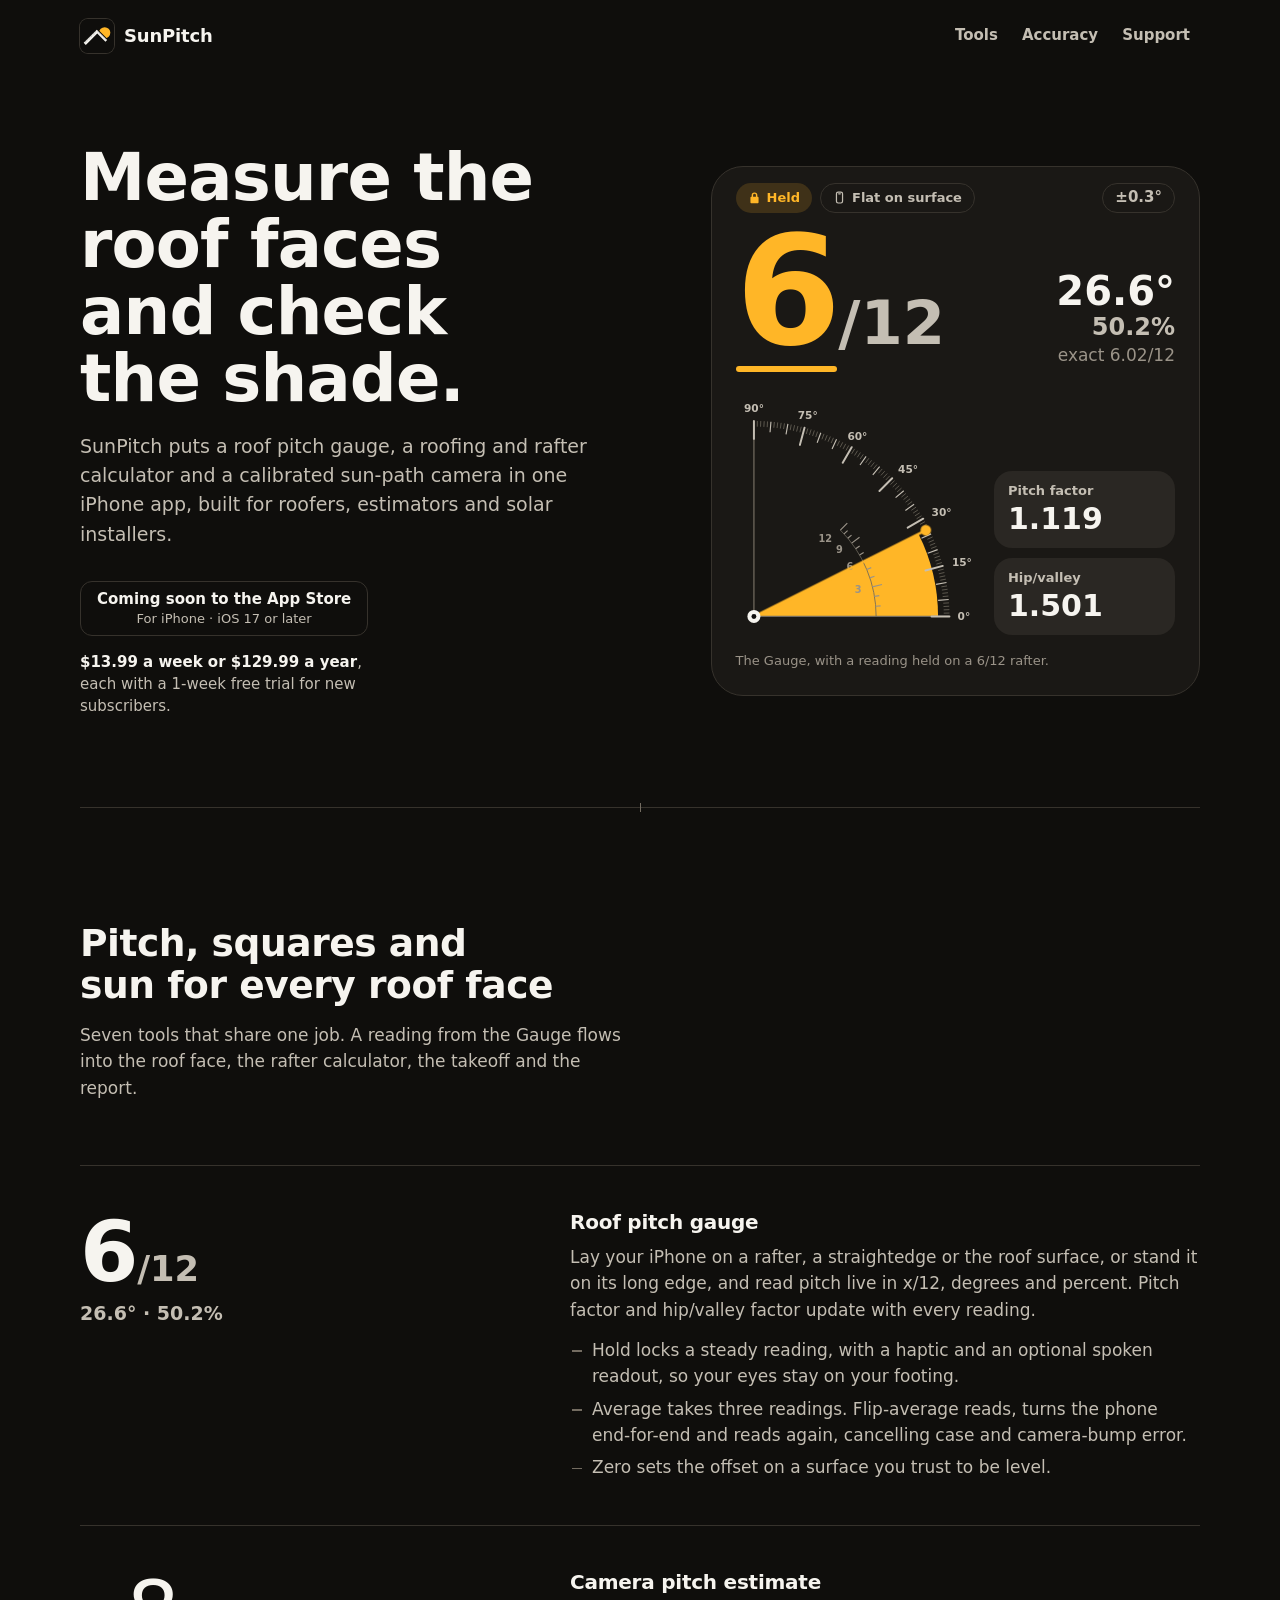
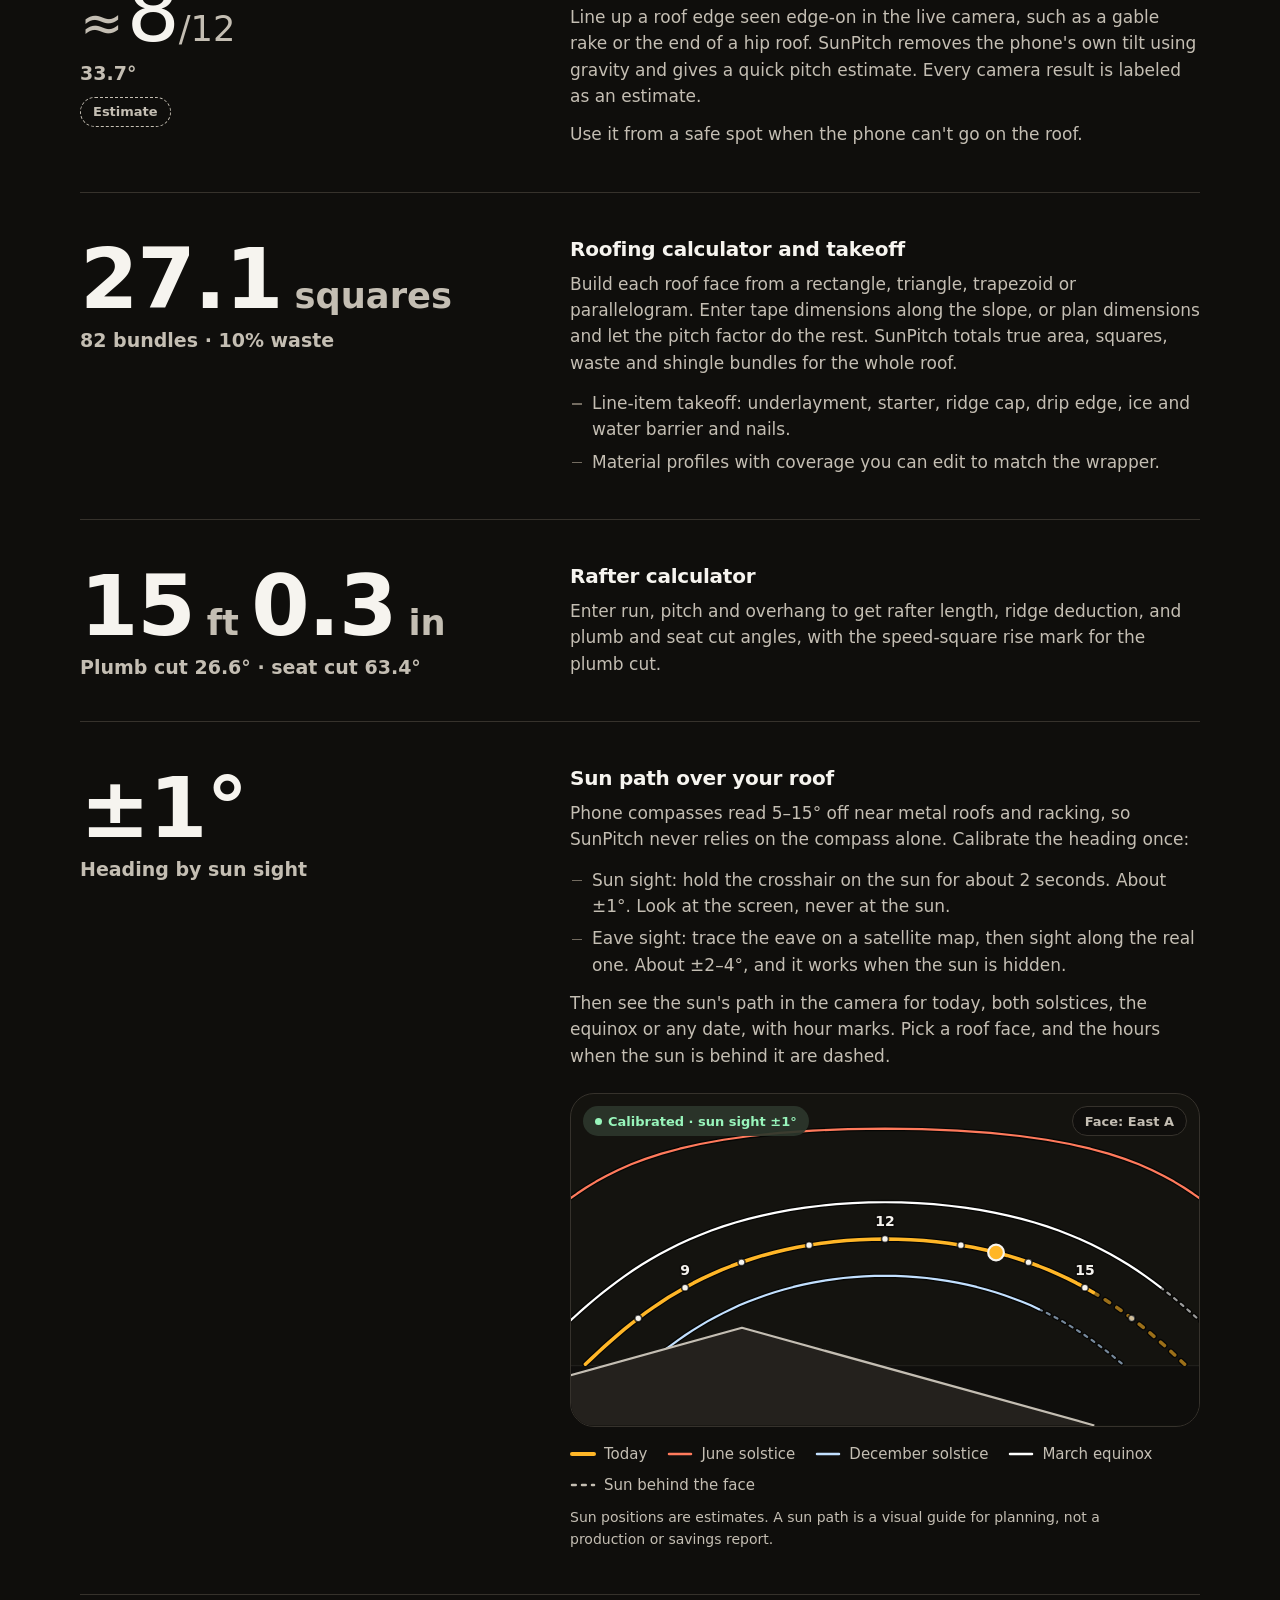
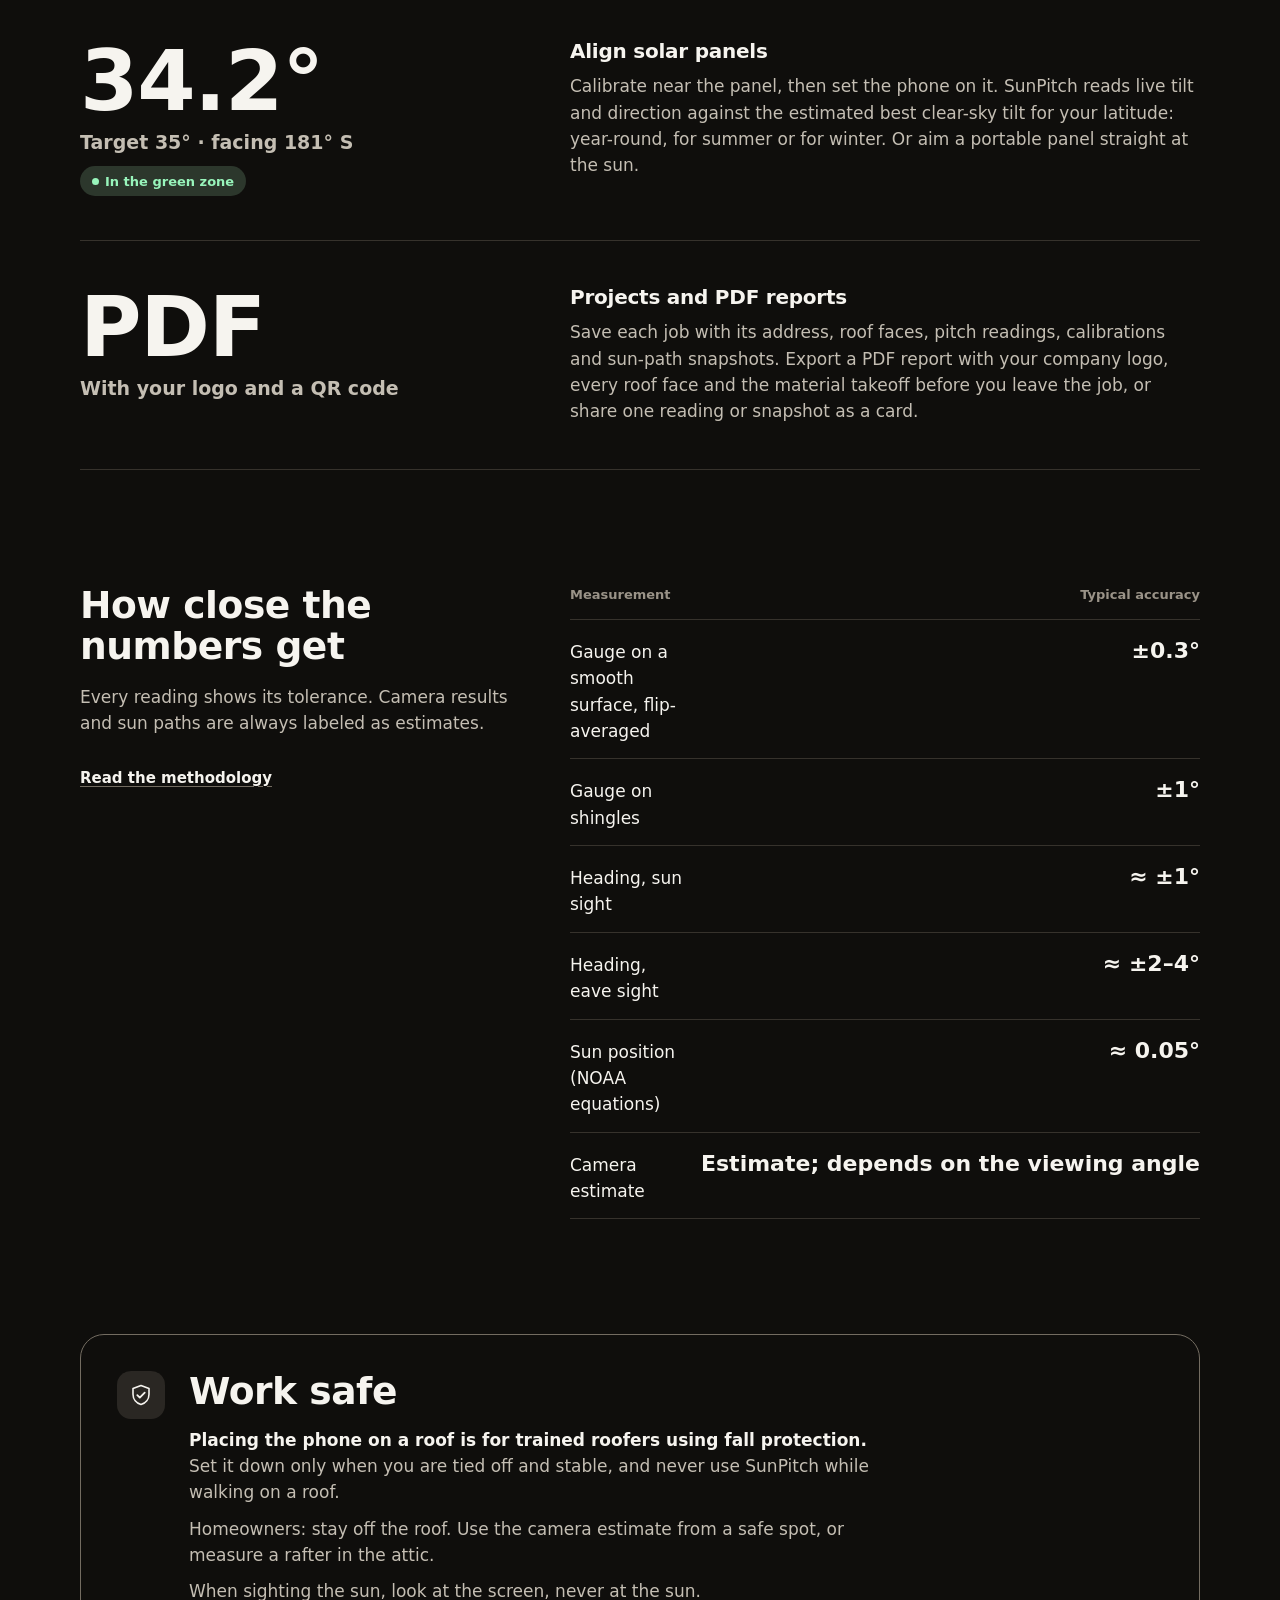
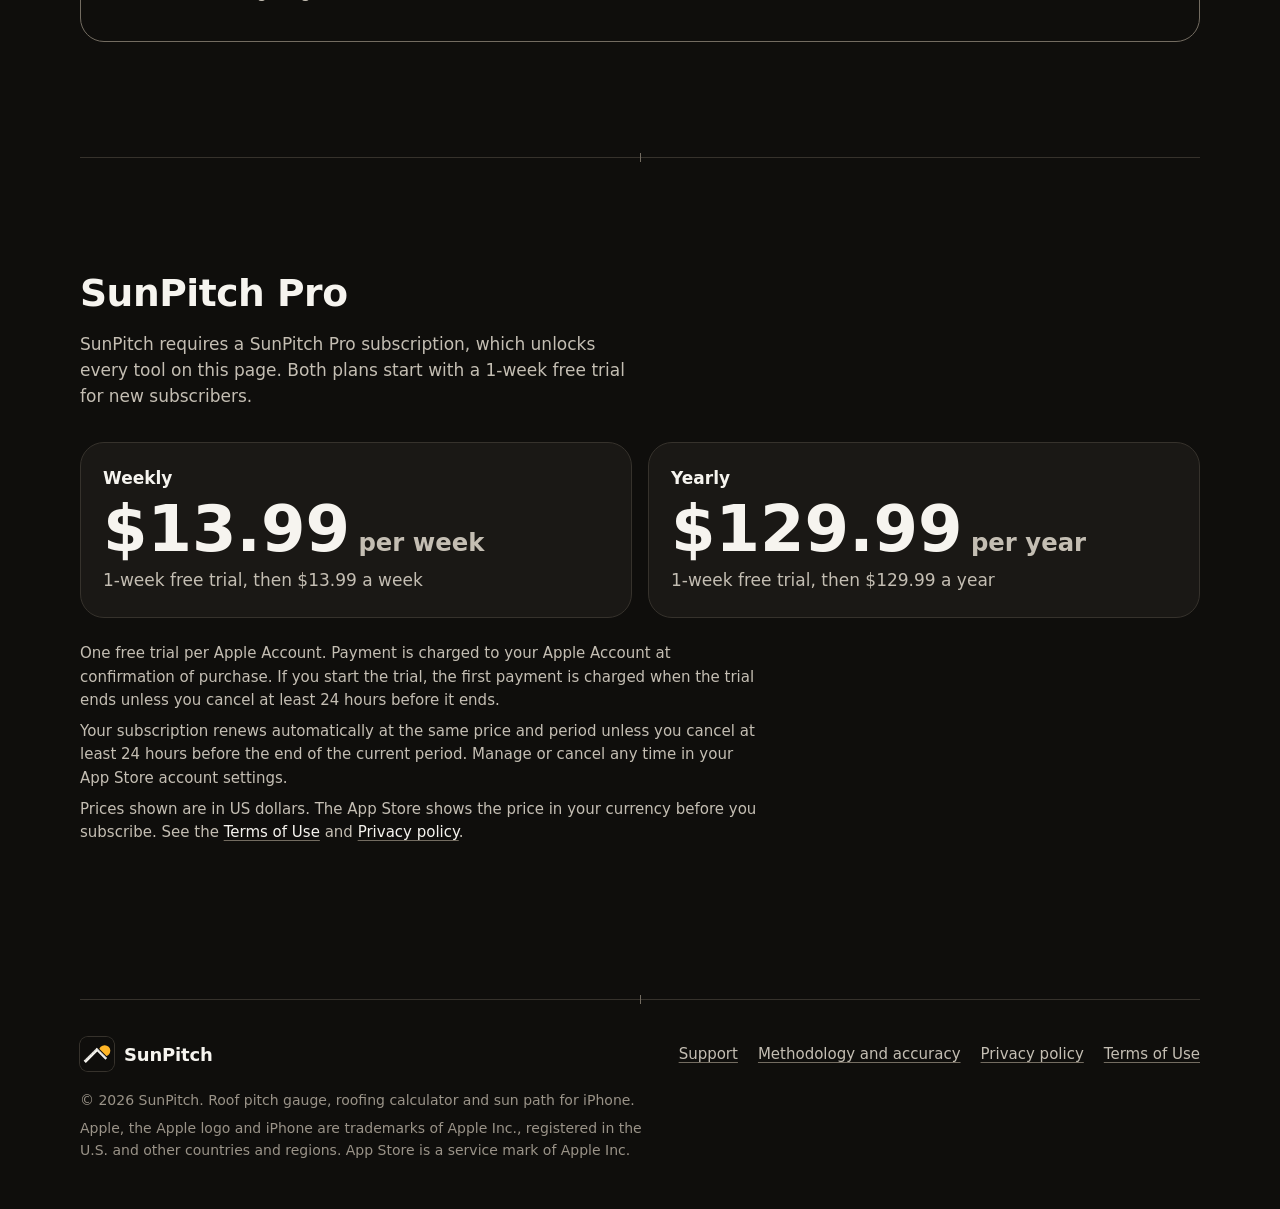
<file: index.html>
<!doctype html>
<html lang="en">
<head>
<meta charset="utf-8">
<meta name="viewport" content="width=device-width, initial-scale=1, viewport-fit=cover">
<title>SunPitch: Roof Pitch Gauge, Roofing Calculator and Sun Path for iPhone</title>
<meta name="description" content="Measure the roof faces and check the shade. A roof pitch gauge, roofing and rafter calculator and calibrated sun-path camera in one iPhone app for roofers, estimators and solar installers.">
<meta name="theme-color" content="#0F0E0C">
<meta name="color-scheme" content="dark">
<link rel="icon" href="favicon.svg" type="image/svg+xml">
<link rel="apple-touch-icon" href="apple-touch-icon.png">
<link rel="stylesheet" href="style.css">
<!-- OWNER: after the App Store record exists, add the Smart App Banner with the numeric Apple ID:
<meta name="apple-itunes-app" content="app-id=0000000000">
-->
<meta property="og:type" content="website">
<meta property="og:site_name" content="SunPitch">
<meta property="og:title" content="SunPitch: Roof Pitch Gauge">
<meta property="og:description" content="Measure the roof faces and check the shade. Pitch, squares, rafters and the sun's path over every roof face, on your iPhone.">
<meta property="og:image" content="https://jerryjrdev.github.io/sunpitch-site/og-image.png">
<meta name="twitter:card" content="summary_large_image">
</head>
<body>
<a class="skip-link" href="#main">Skip to content</a>

<div class="wrap">
  <header class="site-head">
    <a class="brand" href="index.html" aria-label="SunPitch home">
      <img src="icon.svg" alt="" width="34" height="34">
      <span>SunPitch</span>
    </a>
    <nav class="site-nav" aria-label="Main">
      <a class="nav-extra" href="#tools">Tools</a>
      <a class="nav-wide" href="methodology.html">Accuracy</a>
      <a href="support.html">Support</a>
    </nav>
  </header>
</div>

<main id="main">
  <div class="wrap">
    <section class="hero" aria-labelledby="hero-title">
      <div class="hero-copy">
        <h1 id="hero-title">Measure the roof faces and check the shade.</h1>
        <p class="lede">SunPitch puts a roof pitch gauge, a roofing and rafter calculator and a calibrated sun-path camera in one iPhone app, built for roofers, estimators and solar installers.</p>
        <div class="get">
          <!--
            OWNER: replace this placeholder with Apple's official "Download on the App Store" badge.
            1. Get the badge from Apple Marketing Tools: https://tools.applemarketingtools.com/app-store-badges
               (use the black badge for this dark page; do not recolour, crop or redraw it).
            2. Save it as appstore/site/app-store-badge.svg.
            3. Replace the whole <a class="store-badge placeholder"> element with:
               <a class="store-badge" href="https://apps.apple.com/app/id0000000000">
                 <img src="app-store-badge.svg" alt="Download on the App Store" width="160" height="54">
               </a>
               and put the real numeric Apple ID in the link.
          -->
          <span class="store-badge placeholder" data-placeholder="app-store-badge">
            <strong>Coming soon to the App Store</strong>
            <span>For iPhone · iOS 17 or later</span>
          </span>
          <p class="price-line"><b>$13.99 a week or $129.99 a year</b>, each with a 1-week free trial for new subscribers.</p>
        </div>
      </div>

      <figure class="instrument" aria-label="Example Gauge reading: 6 in 12, 26.6 degrees, held">
        <div class="pills" aria-hidden="true">
          <span class="pill pill-held">
            <svg viewBox="0 0 16 16" aria-hidden="true"><path fill="currentColor" d="M4.5 7V5.25a3.5 3.5 0 0 1 7 0V7h.25c.69 0 1.25.56 1.25 1.25v5.5c0 .69-.56 1.25-1.25 1.25h-7.5C3.56 15 3 14.44 3 13.75v-5.5C3 7.56 3.56 7 4.25 7h.25Zm1.75 0h3.5V5.25a1.75 1.75 0 0 0-3.5 0V7Z"/></svg>
            Held
          </span>
          <span class="pill pill-info">
            <svg viewBox="0 0 16 16" aria-hidden="true"><rect x="4.25" y="1.25" width="7.5" height="13.5" rx="2" fill="none" stroke="currentColor" stroke-width="1.5"/><path d="M7 3.5h2" stroke="currentColor" stroke-width="1.5" stroke-linecap="round"/></svg>
            Flat on surface
          </span>
          <span class="pill pill-tol">±0.3°</span>
        </div>

        <div class="reading">
          <div>
            <p class="readout"><span class="v">6</span><span class="u">/12</span></p>
            <div class="held-bar" aria-hidden="true"></div>
          </div>
          <div class="reading-side">
            <span class="deg">26.6°</span>
            <span class="pct">50.2%</span>
            <span class="exact">exact 6.02/12</span>
          </div>
        </div>

        <div class="dial-row">
          <svg class="dial" viewBox="0 0 300 300" aria-hidden="true" focusable="false">
            <g transform="translate(22 278) scale(1 -1)"><circle class="q-wedge" r="113" cx="0" cy="0"/></g>
            <path class="q-frame" d="M22 38V278H262"/>
            <path class="q-tM" d="M262 278L240 278M253.8 215.9L232.6 221.6M229.8 158L210.8 169M191.7 108.3L176.1 123.9M142 70.2L131 89.2M84.1 46.2L78.4 67.4M22 38L22 60"/>
            <path class="q-tm5" d="M261.1 257.1L248.1 258.2M258.4 236.3L245.6 238.6M247.5 195.9L235.3 200.4M239.5 176.6L227.7 182.1M218.6 140.3L207.9 147.8M205.9 123.7L195.9 132.1M176.3 94.1L167.9 104.1M159.7 81.4L152.2 92.1M123.4 60.5L117.9 72.3M104.1 52.5L99.6 64.7M63.7 41.6L61.4 54.4M42.9 38.9L41.8 51.9"/>
            <path class="q-tm" d="M262 273.8L255 273.9M261.9 269.6L254.9 269.9M261.7 265.4L254.7 265.8M261.4 261.3L254.4 261.7M260.7 252.9L253.7 253.6M260.2 248.8L253.3 249.6M259.7 244.6L252.7 245.6M259 240.5L252.1 241.6M257.6 232.2L250.7 233.5M256.8 228.1L249.9 229.6M255.8 224L249 225.6M254.9 219.9L248.1 221.6M252.7 211.8L246 213.8M251.5 207.8L244.8 209.9M250.3 203.8L243.6 206M248.9 199.9L242.3 202.1M246.1 192L239.5 194.5M244.5 188.1L238 190.7M242.9 184.2L236.5 187M241.3 180.4L234.9 183.2M237.7 172.8L231.4 175.9M235.8 169L229.6 172.2M233.9 165.3L227.7 168.6M231.9 161.6L225.8 165M227.7 154.4L221.7 158M225.5 150.8L219.6 154.5M223.3 147.3L217.4 151.1M221 143.8L215.2 147.7M216.2 136.9L210.5 141M213.7 133.6L208.1 137.8M211.1 130.2L205.6 134.6M208.5 127L203.1 131.4M203.1 120.5L197.8 125.1M200.4 117.4L195.2 122.1M197.5 114.3L192.4 119.1M194.6 111.3L189.6 116.1M188.7 105.4L183.9 110.4M185.7 102.5L180.9 107.6M182.6 99.6L177.9 104.8M179.5 96.9L174.9 102.2M173 91.5L168.6 96.9M169.8 88.9L165.4 94.4M166.4 86.3L162.2 91.9M163.1 83.8L159 89.5M156.2 79L152.3 84.8M152.7 76.7L148.9 82.6M149.2 74.5L145.5 80.4M145.6 72.3L142 78.3M138.4 68.1L135 74.2M134.7 66.1L131.4 72.3M131 64.2L127.8 70.4M127.2 62.3L124.1 68.6M119.6 58.7L116.8 65.1M115.8 57.1L113 63.5M111.9 55.5L109.3 62M108 53.9L105.5 60.5M100.1 51.1L97.9 57.7M96.2 49.7L94 56.4M92.2 48.5L90.1 55.2M88.2 47.3L86.2 54M80.1 45.1L78.4 51.9M76 44.2L74.4 51M71.9 43.2L70.4 50.1M67.8 42.4L66.5 49.3M59.5 41L58.4 47.9M55.4 40.3L54.4 47.3M51.2 39.8L50.4 46.7M47.1 39.3L46.4 46.3M38.7 38.6L38.3 45.6M34.6 38.3L34.2 45.3M30.4 38.1L30.1 45.1M26.2 38L26.1 45"/>
            <g class="q-lab"><text x="272" y="282">0°</text><text x="265" y="216">15°</text><text x="240" y="155">30°</text><text x="199" y="102">45°</text><text x="149" y="61" text-anchor="middle">60°</text><text x="88" y="36" text-anchor="middle">75°</text><text x="22" y="27" text-anchor="middle">90°</text></g>
            <path class="q-rarc" d="M172 278A150 150 0 0 0 128.1 171.9"/>
            <path class="q-rise" d="M171.5 265.5L177.5 265M170 253.3L175.9 252.4M167.5 241.6L179.2 238.7M164.3 230.6L170 228.7M160.5 220.3L166 218M156.2 210.9L166.9 205.6M151.6 202.4L156.7 199.4M146.8 194.8L151.8 191.5M142 188L151.6 180.8M137.2 182L141.8 178.1M132.6 176.6L137 172.6M128.1 171.9L136.6 163.4"/>
            <g class="q-rlab"><text x="154" y="249" text-anchor="end">3</text><text x="144" y="221" text-anchor="end">6</text><text x="131" y="200" text-anchor="end">9</text><text x="118" y="186" text-anchor="end">12</text></g>
            <g class="q-needle"><line x1="22" y1="278" x2="233" y2="172.2"/><circle cx="233" cy="172.2" r="6.5"/></g>
            <circle class="q-pivot" cx="22" cy="278" r="8"/>
            <circle class="q-pivot-in" cx="22" cy="278" r="3"/>
          </svg>
          <div class="tiles">
            <div class="tile"><span class="tile-label">Pitch factor</span><span class="tile-value">1.119</span></div>
            <div class="tile"><span class="tile-label">Hip/valley</span><span class="tile-value">1.501</span></div>
          </div>
        </div>
        <figcaption>The Gauge, with a reading held on a 6/12 rafter.</figcaption>
      </figure>
    </section>
  </div>

  <div class="wrap"><hr class="horizon"></div>

  <section class="section" id="tools" aria-labelledby="tools-title">
    <div class="wrap">
      <div class="section-head">
        <h2 id="tools-title">Pitch, squares and sun for every roof face</h2>
        <p>Seven tools that share one job. A reading from the Gauge flows into the roof face, the rafter calculator, the takeoff and the report.</p>
      </div>

      <div class="specs">
        <article class="spec" aria-labelledby="t-gauge">
          <p class="spec-fig"><span class="big">6<small>/12</small></span><span class="sub">26.6° · 50.2%</span></p>
          <div class="spec-body">
            <h3 id="t-gauge">Roof pitch gauge</h3>
            <p>Lay your iPhone on a rafter, a straightedge or the roof surface, or stand it on its long edge, and read pitch live in x/12, degrees and percent. Pitch factor and hip/valley factor update with every reading.</p>
            <ul class="ticks">
              <li>Hold locks a steady reading, with a haptic and an optional spoken readout, so your eyes stay on your footing.</li>
              <li>Average takes three readings. Flip-average reads, turns the phone end-for-end and reads again, cancelling case and camera-bump error.</li>
              <li>Zero sets the offset on a surface you trust to be level.</li>
            </ul>
          </div>
        </article>

        <article class="spec" aria-labelledby="t-camera">
          <p class="spec-fig estimate"><span class="big"><span class="approx">≈</span>8<small>/12</small></span><span class="sub">33.7°</span><span class="pill pill-estimate">Estimate</span></p>
          <div class="spec-body">
            <h3 id="t-camera">Camera pitch estimate</h3>
            <p>Line up a roof edge seen edge-on in the live camera, such as a gable rake or the end of a hip roof. SunPitch removes the phone's own tilt using gravity and gives a quick pitch estimate. Every camera result is labeled as an estimate.</p>
            <p>Use it from a safe spot when the phone can't go on the roof.</p>
          </div>
        </article>

        <article class="spec" aria-labelledby="t-roof">
          <p class="spec-fig"><span class="big">27.1<small> squares</small></span><span class="sub">82 bundles · 10% waste</span></p>
          <div class="spec-body">
            <h3 id="t-roof">Roofing calculator and takeoff</h3>
            <p>Build each roof face from a rectangle, triangle, trapezoid or parallelogram. Enter tape dimensions along the slope, or plan dimensions and let the pitch factor do the rest. SunPitch totals true area, squares, waste and shingle bundles for the whole roof.</p>
            <ul class="ticks">
              <li>Line-item takeoff: underlayment, starter, ridge cap, drip edge, ice and water barrier and nails.</li>
              <li>Material profiles with coverage you can edit to match the wrapper.</li>
            </ul>
          </div>
        </article>

        <article class="spec" aria-labelledby="t-rafter">
          <p class="spec-fig"><span class="big">15<small> ft </small>0.3<small> in</small></span><span class="sub">Plumb cut 26.6° · seat cut 63.4°</span></p>
          <div class="spec-body">
            <h3 id="t-rafter">Rafter calculator</h3>
            <p>Enter run, pitch and overhang to get rafter length, ridge deduction, and plumb and seat cut angles, with the speed-square rise mark for the plumb cut.</p>
          </div>
        </article>

        <article class="spec" aria-labelledby="t-sun">
          <p class="spec-fig"><span class="big">±1°</span><span class="sub">Heading by sun sight</span></p>
          <div class="spec-body">
            <h3 id="t-sun">Sun path over your roof</h3>
            <p>Phone compasses read 5–15° off near metal roofs and racking, so SunPitch never relies on the compass alone. Calibrate the heading once:</p>
            <ul class="ticks">
              <li>Sun sight: hold the crosshair on the sun for about 2 seconds. About ±1°. Look at the screen, never at the sun.</li>
              <li>Eave sight: trace the eave on a satellite map, then sight along the real one. About ±2–4°, and it works when the sun is hidden.</li>
            </ul>
            <p>Then see the sun's path in the camera for today, both solstices, the equinox or any date, with hour marks. Pick a roof face, and the hours when the sun is behind it are dashed.</p>

            <figure class="sky-fig">
              <div class="sky">
                <svg viewBox="0 0 720 380" role="img" aria-labelledby="sky-desc">
                  <title id="sky-desc">Example sun path view facing south: arcs for June, the equinox, today and December above a roof, with hour marks on today's arc. Afternoon hours are dashed because the sun is behind the east-facing roof face.</title>
                  <line x1="0" y1="312" x2="720" y2="312" stroke="#FFFFFF" stroke-opacity="0.16" stroke-width="1"/>
                  <g fill="none" stroke-linecap="round" stroke-linejoin="round">
                    <!-- casings -->
                    <g stroke="#000" stroke-opacity="0.7">
                      <path stroke-width="5.5" d="M-36.3 149.2 L-28.5 142.1 L-20.3 135.1 L-11.7 128 L-2.6 121 L7.1 114.1 L17.5 107.2 L28.7 100.4 L40.9 93.7 L54.2 87.1 L69 80.6 L85.4 74.4 L103.8 68.4 L124.6 62.7 L148.1 57.3 L174.9 52.5 L205.3 48.2 L239.4 44.6 L277.1 41.9 L317.7 40.3 L360 39.7 L402.3 40.3 L442.9 41.9 L480.6 44.6 L514.7 48.2 L545.1 52.5 L571.9 57.3 L595.4 62.7 L616.2 68.4 L634.6 74.4 L651 80.6 L665.8 87.1 L679.1 93.7 L691.3 100.4 L702.5 107.2 L712.9 114.1 L722.6 121 L731.7 128 L740.3 135.1 L748.5 142.1 L756.3 149.2"/>
                      <path stroke-width="5.5" d="M-39.9 297.8 L-32.8 290.7 L-25.6 283.6 L-18.4 276.6 L-11.1 269.5 L-3.7 262.5 L3.8 255.6 L11.5 248.6 L19.4 241.8 L27.4 235 L35.6 228.2 L44.1 221.6 L52.8 215 L61.9 208.5 L71.2 202.1 L80.9 195.8 L90.9 189.7 L101.4 183.7 L112.3 177.9 L123.6 172.2 L135.5 166.8 L147.9 161.6 L160.9 156.6 L174.4 151.8 L188.6 147.4 L203.4 143.2 L218.8 139.4 L234.8 136 L251.4 132.9 L268.5 130.3 L286.2 128.1 L304.2 126.3 L322.6 125.1 L341.3 124.3 L360 124.1 L378.7 124.3 L397.4 125.1 L415.8 126.3 L433.8 128.1 L451.5 130.3 L468.6 132.9 L485.2 136 L501.2 139.4 L516.6 143.2 L531.4 147.4 L545.6 151.8 L559.1 156.6 L572.1 161.6 L584.5 166.8 L596.4 172.2 L607.7 177.9 L618.6 183.7 L629.1 189.7 L639.1 195.8 L648.8 202.1 L658.1 208.5 L667.2 215 L675.9 221.6"/>
                      <path stroke-width="5.5" stroke-dasharray="3.75 6.25" d="M675.9 221.6 L684.4 228.2 L692.6 235 L700.6 241.8 L708.5 248.6 L716.2 255.6 L723.7 262.5 L731.1 269.5 L738.4 276.6 L745.6 283.6 L752.8 290.7 L759.9 297.8"/>
                      <path stroke-width="5.5" d="M86 311.1 L93.2 305.1 L100.5 299.1 L107.9 293.2 L115.5 287.5 L123.3 281.8 L131.3 276.3 L139.4 271 L147.8 265.8 L156.4 260.7 L165.2 255.9 L174.3 251.2 L183.5 246.7 L193 242.3 L202.8 238.2 L212.8 234.4 L223 230.7 L233.4 227.3 L244.1 224.1 L255 221.2 L266.1 218.6 L277.3 216.3 L288.8 214.2 L300.4 212.5 L312.2 211 L324 209.9 L336 209.1 L348 208.6 L360 208.5 L372 208.6 L384 209.1 L396 209.9 L407.8 211 L419.6 212.5 L431.2 214.2 L442.7 216.3 L453.9 218.6 L465 221.2 L475.9 224.1 L486.6 227.3 L497 230.7 L507.2 234.4 L517.2 238.2 L527 242.3 L536.5 246.7"/>
                      <path stroke-width="5.5" stroke-dasharray="3.75 6.25" d="M536.5 246.7 L545.7 251.2 L554.8 255.9 L563.6 260.7 L572.2 265.8 L580.6 271 L588.7 276.3 L596.7 281.8 L604.5 287.5 L612.1 293.2 L619.5 299.1 L626.8 305.1 L634 311.1"/>
                      <path stroke-width="7" d="M16.5 309.9 L23.7 303.1 L30.9 296.3 L38.2 289.6 L45.7 283 L53.3 276.4 L61 269.9 L68.9 263.5 L77.1 257.2 L85.4 251 L94 244.9 L102.8 239 L111.8 233.1 L121.2 227.5 L130.8 222 L140.7 216.6 L151 211.4 L161.6 206.5 L172.6 201.7 L183.9 197.2 L195.5 192.9 L207.6 188.9 L220 185.1 L232.7 181.7 L245.8 178.5 L259.3 175.7 L273 173.3 L287.1 171.1 L301.3 169.4 L315.8 168 L330.5 167 L345.2 166.4 L360 166.2 L374.8 166.4 L389.5 167 L404.2 168 L418.7 169.4 L432.9 171.1 L447 173.3 L460.7 175.7 L474.2 178.5 L487.3 181.7 L500 185.1 L512.4 188.9 L524.5 192.9 L536.1 197.2 L547.4 201.7 L558.4 206.5 L569 211.4 L579.3 216.6 L589.2 222 L598.8 227.5"/>
                      <path stroke-width="7" stroke-dasharray="6 10" d="M598.8 227.5 L608.2 233.1 L617.2 239 L626 244.9 L634.6 251 L642.9 257.2 L651.1 263.5 L659 269.9 L666.7 276.4 L674.3 283 L681.8 289.6 L689.1 296.3 L696.3 303.1 L703.5 309.9"/>
                    </g>
                    <!-- June solstice -->
                    <path stroke="#FF7A5C" stroke-width="2.5" d="M-36.3 149.2 L-28.5 142.1 L-20.3 135.1 L-11.7 128 L-2.6 121 L7.1 114.1 L17.5 107.2 L28.7 100.4 L40.9 93.7 L54.2 87.1 L69 80.6 L85.4 74.4 L103.8 68.4 L124.6 62.7 L148.1 57.3 L174.9 52.5 L205.3 48.2 L239.4 44.6 L277.1 41.9 L317.7 40.3 L360 39.7 L402.3 40.3 L442.9 41.9 L480.6 44.6 L514.7 48.2 L545.1 52.5 L571.9 57.3 L595.4 62.7 L616.2 68.4 L634.6 74.4 L651 80.6 L665.8 87.1 L679.1 93.7 L691.3 100.4 L702.5 107.2 L712.9 114.1 L722.6 121 L731.7 128 L740.3 135.1 L748.5 142.1 L756.3 149.2"/>
                    <!-- March equinox -->
                    <path stroke="#FFFFFF" stroke-width="2.5" d="M-39.9 297.8 L-32.8 290.7 L-25.6 283.6 L-18.4 276.6 L-11.1 269.5 L-3.7 262.5 L3.8 255.6 L11.5 248.6 L19.4 241.8 L27.4 235 L35.6 228.2 L44.1 221.6 L52.8 215 L61.9 208.5 L71.2 202.1 L80.9 195.8 L90.9 189.7 L101.4 183.7 L112.3 177.9 L123.6 172.2 L135.5 166.8 L147.9 161.6 L160.9 156.6 L174.4 151.8 L188.6 147.4 L203.4 143.2 L218.8 139.4 L234.8 136 L251.4 132.9 L268.5 130.3 L286.2 128.1 L304.2 126.3 L322.6 125.1 L341.3 124.3 L360 124.1 L378.7 124.3 L397.4 125.1 L415.8 126.3 L433.8 128.1 L451.5 130.3 L468.6 132.9 L485.2 136 L501.2 139.4 L516.6 143.2 L531.4 147.4 L545.6 151.8 L559.1 156.6 L572.1 161.6 L584.5 166.8 L596.4 172.2 L607.7 177.9 L618.6 183.7 L629.1 189.7 L639.1 195.8 L648.8 202.1 L658.1 208.5 L667.2 215 L675.9 221.6"/>
                    <path stroke="#FFFFFF" stroke-width="2.5" stroke-opacity="0.6" stroke-dasharray="3.75 6.25" d="M675.9 221.6 L684.4 228.2 L692.6 235 L700.6 241.8 L708.5 248.6 L716.2 255.6 L723.7 262.5 L731.1 269.5 L738.4 276.6 L745.6 283.6 L752.8 290.7 L759.9 297.8"/>
                    <!-- December solstice -->
                    <path stroke="#C2E0FF" stroke-width="2.5" d="M86 311.1 L93.2 305.1 L100.5 299.1 L107.9 293.2 L115.5 287.5 L123.3 281.8 L131.3 276.3 L139.4 271 L147.8 265.8 L156.4 260.7 L165.2 255.9 L174.3 251.2 L183.5 246.7 L193 242.3 L202.8 238.2 L212.8 234.4 L223 230.7 L233.4 227.3 L244.1 224.1 L255 221.2 L266.1 218.6 L277.3 216.3 L288.8 214.2 L300.4 212.5 L312.2 211 L324 209.9 L336 209.1 L348 208.6 L360 208.5 L372 208.6 L384 209.1 L396 209.9 L407.8 211 L419.6 212.5 L431.2 214.2 L442.7 216.3 L453.9 218.6 L465 221.2 L475.9 224.1 L486.6 227.3 L497 230.7 L507.2 234.4 L517.2 238.2 L527 242.3 L536.5 246.7"/>
                    <path stroke="#C2E0FF" stroke-width="2.5" stroke-opacity="0.6" stroke-dasharray="3.75 6.25" d="M536.5 246.7 L545.7 251.2 L554.8 255.9 L563.6 260.7 L572.2 265.8 L580.6 271 L588.7 276.3 L596.7 281.8 L604.5 287.5 L612.1 293.2 L619.5 299.1 L626.8 305.1 L634 311.1"/>
                    <!-- Today -->
                    <path stroke="#FFB627" stroke-width="4" d="M16.5 309.9 L23.7 303.1 L30.9 296.3 L38.2 289.6 L45.7 283 L53.3 276.4 L61 269.9 L68.9 263.5 L77.1 257.2 L85.4 251 L94 244.9 L102.8 239 L111.8 233.1 L121.2 227.5 L130.8 222 L140.7 216.6 L151 211.4 L161.6 206.5 L172.6 201.7 L183.9 197.2 L195.5 192.9 L207.6 188.9 L220 185.1 L232.7 181.7 L245.8 178.5 L259.3 175.7 L273 173.3 L287.1 171.1 L301.3 169.4 L315.8 168 L330.5 167 L345.2 166.4 L360 166.2 L374.8 166.4 L389.5 167 L404.2 168 L418.7 169.4 L432.9 171.1 L447 173.3 L460.7 175.7 L474.2 178.5 L487.3 181.7 L500 185.1 L512.4 188.9 L524.5 192.9 L536.1 197.2 L547.4 201.7 L558.4 206.5 L569 211.4 L579.3 216.6 L589.2 222 L598.8 227.5"/>
                    <path stroke="#FFB627" stroke-width="4" stroke-opacity="0.6" stroke-dasharray="6 10" d="M598.8 227.5 L608.2 233.1 L617.2 239 L626 244.9 L634.6 251 L642.9 257.2 L651.1 263.5 L659 269.9 L666.7 276.4 L674.3 283 L681.8 289.6 L689.1 296.3 L696.3 303.1 L703.5 309.9"/>
                  </g>
                  <!-- hour marks on today's arc -->
                  <g fill="#F6F4EF" stroke="#000" stroke-opacity="0.7" stroke-width="2">
                    <circle cx="77.1" cy="257.2" r="4"/><circle cx="130.8" cy="222" r="4"/><circle cx="195.5" cy="192.9" r="4"/><circle cx="273" cy="173.3" r="4"/><circle cx="360" cy="166.2" r="4"/><circle cx="447" cy="173.3" r="4"/><circle cx="524.5" cy="192.9" r="4"/><circle cx="589.2" cy="222" r="4"/><circle cx="642.9" cy="257.2" r="4" fill-opacity="0.6"/>
                  </g>
                  <g class="hour-lab" fill="#F6F4EF" stroke="#0F0E0C" stroke-width="4" stroke-opacity="0.85" paint-order="stroke" font-size="16" font-weight="650" text-anchor="middle">
                    <text x="130.8" y="207">9</text><text x="360" y="151">12</text><text x="589.2" y="207">15</text>
                  </g>
                  <!-- current sun -->
                  <circle cx="487.3" cy="181.7" r="9" fill="#FFB627" stroke="#F6F4EF" stroke-width="2.5"/>
                  <!-- ground and roof, foreground -->
                  <rect x="0" y="312" width="720" height="68" fill="#0F0E0C"/>
                  <path d="M-10 380V325L196 268L600 380Z" fill="#24211D"/>
                  <path d="M-10 325L196 268L600 380" fill="none" stroke="#C4BEB3" stroke-width="2.5" stroke-linejoin="round"/>
                </svg>
                <div class="sky-hud" aria-hidden="true">
                  <span class="pill pill-live">Calibrated · sun sight ±1°</span>
                  <span class="pill pill-info">Face: East A</span>
                </div>
              </div>
              <figcaption>
                <ul class="legend">
                  <li><svg viewBox="0 0 26 8" aria-hidden="true"><path d="M2 4h22" stroke="#FFB627" stroke-width="4" stroke-linecap="round"/></svg>Today</li>
                  <li><svg viewBox="0 0 26 8" aria-hidden="true"><path d="M2 4h22" stroke="#FF7A5C" stroke-width="2.5" stroke-linecap="round"/></svg>June solstice</li>
                  <li><svg viewBox="0 0 26 8" aria-hidden="true"><path d="M2 4h22" stroke="#C2E0FF" stroke-width="2.5" stroke-linecap="round"/></svg>December solstice</li>
                  <li><svg viewBox="0 0 26 8" aria-hidden="true"><path d="M2 4h22" stroke="#FFFFFF" stroke-width="2.5" stroke-linecap="round"/></svg>March equinox</li>
                  <li><svg viewBox="0 0 26 8" aria-hidden="true"><path d="M2 4h22" stroke="#C4BEB3" stroke-width="2.5" stroke-dasharray="3.75 6.25" stroke-linecap="round"/></svg>Sun behind the face</li>
                </ul>
                <p class="sky-note">Sun positions are estimates. A sun path is a visual guide for planning, not a production or savings report.</p>
              </figcaption>
            </figure>
          </div>
        </article>

        <article class="spec" aria-labelledby="t-align">
          <p class="spec-fig"><span class="big">34.2°</span><span class="sub">Target 35° · facing 181° S</span><span class="pill pill-live">In the green zone</span></p>
          <div class="spec-body">
            <h3 id="t-align">Align solar panels</h3>
            <p>Calibrate near the panel, then set the phone on it. SunPitch reads live tilt and direction against the estimated best clear-sky tilt for your latitude: year-round, for summer or for winter. Or aim a portable panel straight at the sun.</p>
          </div>
        </article>

        <article class="spec" aria-labelledby="t-projects">
          <p class="spec-fig"><span class="big">PDF</span><span class="sub">With your logo and a QR code</span></p>
          <div class="spec-body">
            <h3 id="t-projects">Projects and PDF reports</h3>
            <p>Save each job with its address, roof faces, pitch readings, calibrations and sun-path snapshots. Export a PDF report with your company logo, every roof face and the material takeoff before you leave the job, or share one reading or snapshot as a card.</p>
          </div>
        </article>
      </div>
    </div>
  </section>

  <section class="section flush-top" id="accuracy" aria-labelledby="acc-title">
    <div class="wrap two-col">
      <div class="section-head">
        <h2 id="acc-title">How close the numbers get</h2>
        <p>Every reading shows its tolerance. Camera results and sun paths are always labeled as estimates.</p>
        <a class="more" href="methodology.html">Read the methodology</a>
      </div>
      <table class="acc">
        <thead><tr><th scope="col">Measurement</th><th scope="col">Typical accuracy</th></tr></thead>
        <tbody>
          <tr><th scope="row">Gauge on a smooth surface, flip-averaged</th><td>±0.3°</td></tr>
          <tr><th scope="row">Gauge on shingles</th><td>±1°</td></tr>
          <tr><th scope="row">Heading, sun sight</th><td>≈ ±1°</td></tr>
          <tr><th scope="row">Heading, eave sight</th><td>≈ ±2–4°</td></tr>
          <tr><th scope="row">Sun position (NOAA equations)</th><td>≈ 0.05°</td></tr>
          <tr><th scope="row">Camera estimate</th><td>Estimate; depends on the viewing angle</td></tr>
        </tbody>
      </table>
    </div>
  </section>

  <section class="section flush-top" id="safety" aria-labelledby="safety-title">
    <div class="wrap">
      <div class="safety">
        <div class="safety-mark" aria-hidden="true">
          <svg viewBox="0 0 24 24"><path d="M12 2.5 4 5.6v5.6c0 4.9 3.3 8.9 8 10.3 4.7-1.4 8-5.4 8-10.3V5.6L12 2.5Z" fill="none" stroke="#F6F4EF" stroke-width="1.6" stroke-linejoin="round"/><path d="m8.3 12.1 2.5 2.5 4.9-5" fill="none" stroke="#F6F4EF" stroke-width="1.8" stroke-linecap="round" stroke-linejoin="round"/></svg>
        </div>
        <div>
          <h2 id="safety-title">Work safe</h2>
          <p><strong>Placing the phone on a roof is for trained roofers using fall protection.</strong> Set it down only when you are tied off and stable, and never use SunPitch while walking on a roof.</p>
          <p>Homeowners: stay off the roof. Use the camera estimate from a safe spot, or measure a rafter in the attic.</p>
          <p>When sighting the sun, look at the screen, never at the sun.</p>
        </div>
      </div>
    </div>
  </section>

  <div class="wrap"><hr class="horizon"></div>

  <section class="section" id="pricing" aria-labelledby="pricing-title">
    <div class="wrap">
      <div class="section-head">
        <h2 id="pricing-title">SunPitch Pro</h2>
        <p>SunPitch requires a SunPitch Pro subscription, which unlocks every tool on this page. Both plans start with a 1-week free trial for new subscribers.</p>
      </div>
      <div class="plans">
        <div class="plan">
          <span class="plan-name">Weekly</span>
          <span class="plan-price">$13.99<small> per week</small></span>
          <span class="plan-trial">1-week free trial, then $13.99 a week</span>
        </div>
        <div class="plan">
          <span class="plan-name">Yearly</span>
          <span class="plan-price">$129.99<small> per year</small></span>
          <span class="plan-trial">1-week free trial, then $129.99 a year</span>
        </div>
      </div>
      <ul class="fine">
        <li>One free trial per Apple Account. Payment is charged to your Apple Account at confirmation of purchase. If you start the trial, the first payment is charged when the trial ends unless you cancel at least 24 hours before it ends.</li>
        <li>Your subscription renews automatically at the same price and period unless you cancel at least 24 hours before the end of the current period. Manage or cancel any time in your App Store account settings.</li>
        <li>Prices shown are in US dollars. The App Store shows the price in your currency before you subscribe. See the <a href="terms.html">Terms of Use</a> and <a href="privacy.html">Privacy policy</a>.</li>
      </ul>
    </div>
  </section>
</main>

<footer class="site-foot">
  <div class="wrap">
    <hr class="horizon">
    <div class="foot-grid">
      <div class="foot-legal">
        <a class="brand" href="index.html" aria-label="SunPitch home"><img src="icon.svg" alt="" width="34" height="34"><span>SunPitch</span></a>
        <p>© 2026 SunPitch. Roof pitch gauge, roofing calculator and sun path for iPhone.</p>
        <p>Apple, the Apple logo and iPhone are trademarks of Apple Inc., registered in the U.S. and other countries and regions. App Store is a service mark of Apple Inc.</p>
      </div>
      <nav aria-label="Footer">
        <ul class="foot-links">
          <li><a href="support.html">Support</a></li>
          <li><a href="methodology.html">Methodology and accuracy</a></li>
          <li><a href="privacy.html">Privacy policy</a></li>
          <li><a href="terms.html">Terms of Use</a></li>
        </ul>
      </nav>
    </div>
  </div>
</footer>
</body>
</html>
</file>
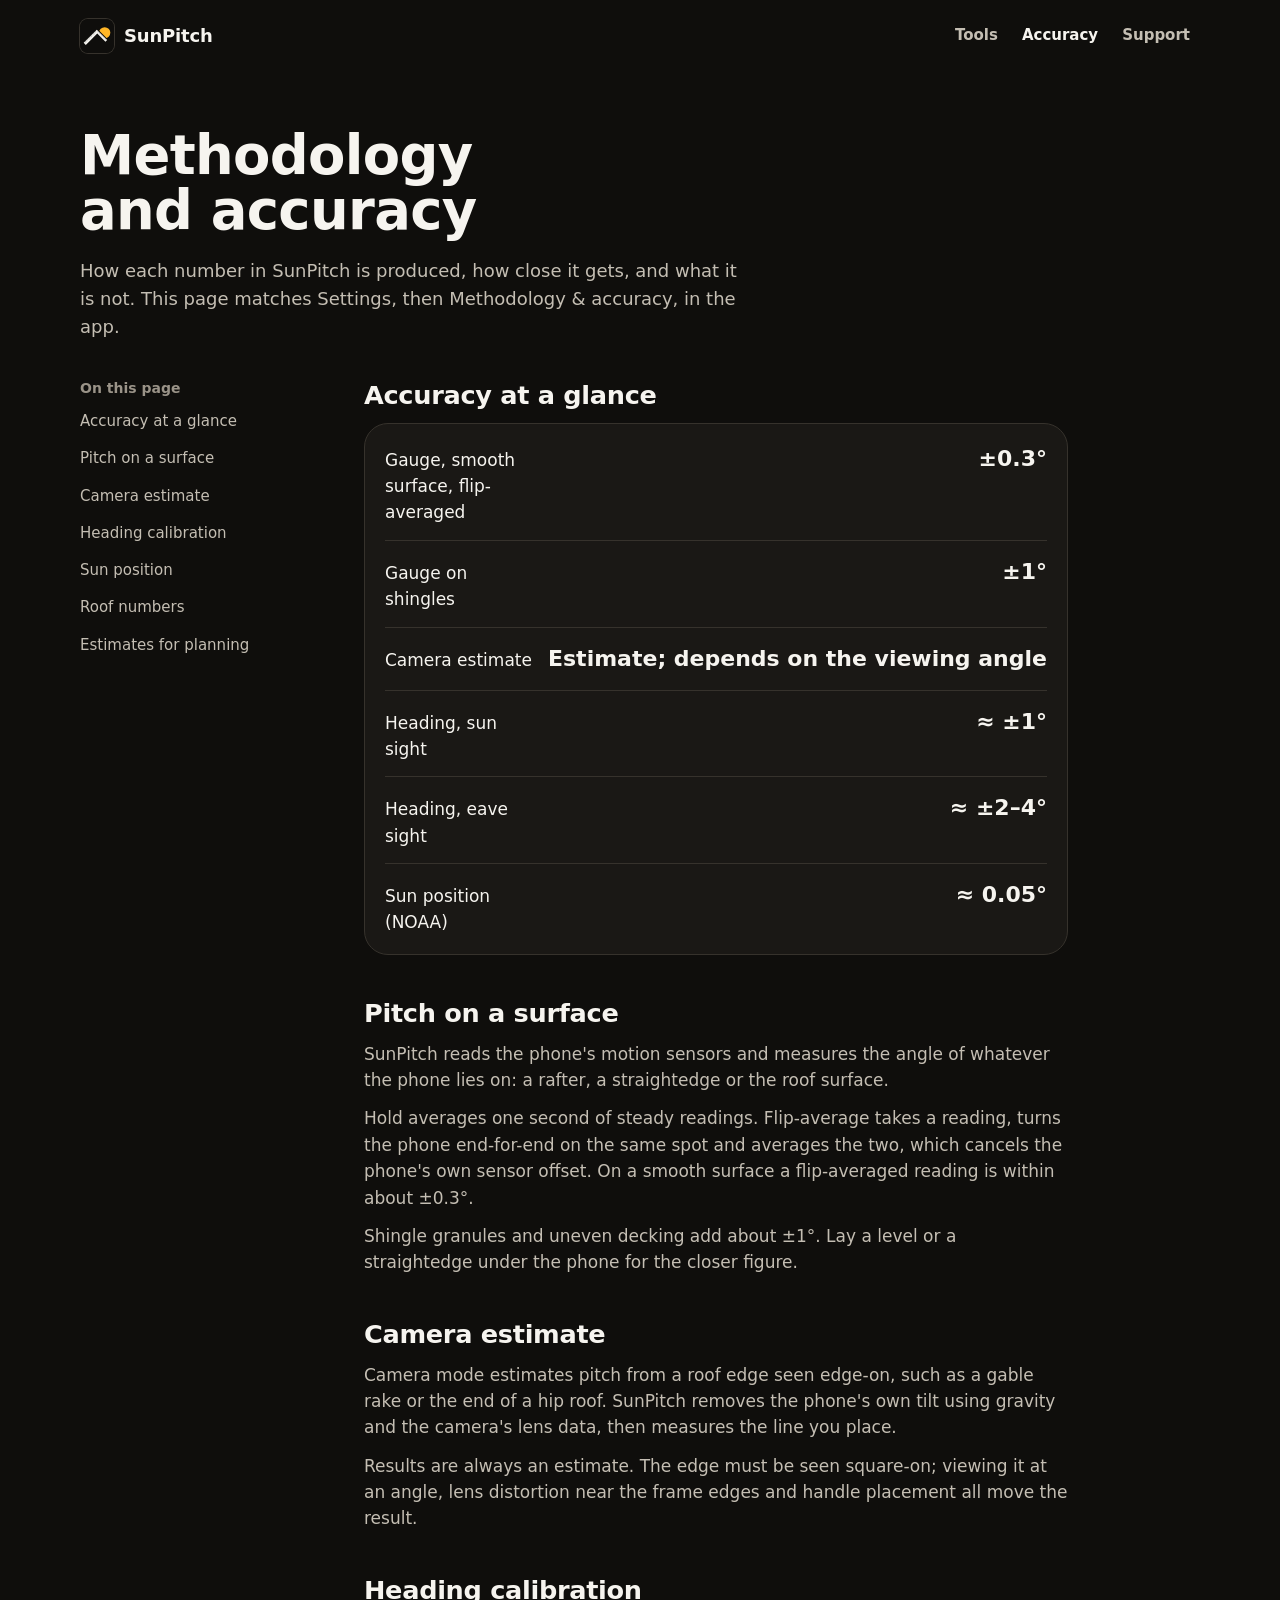
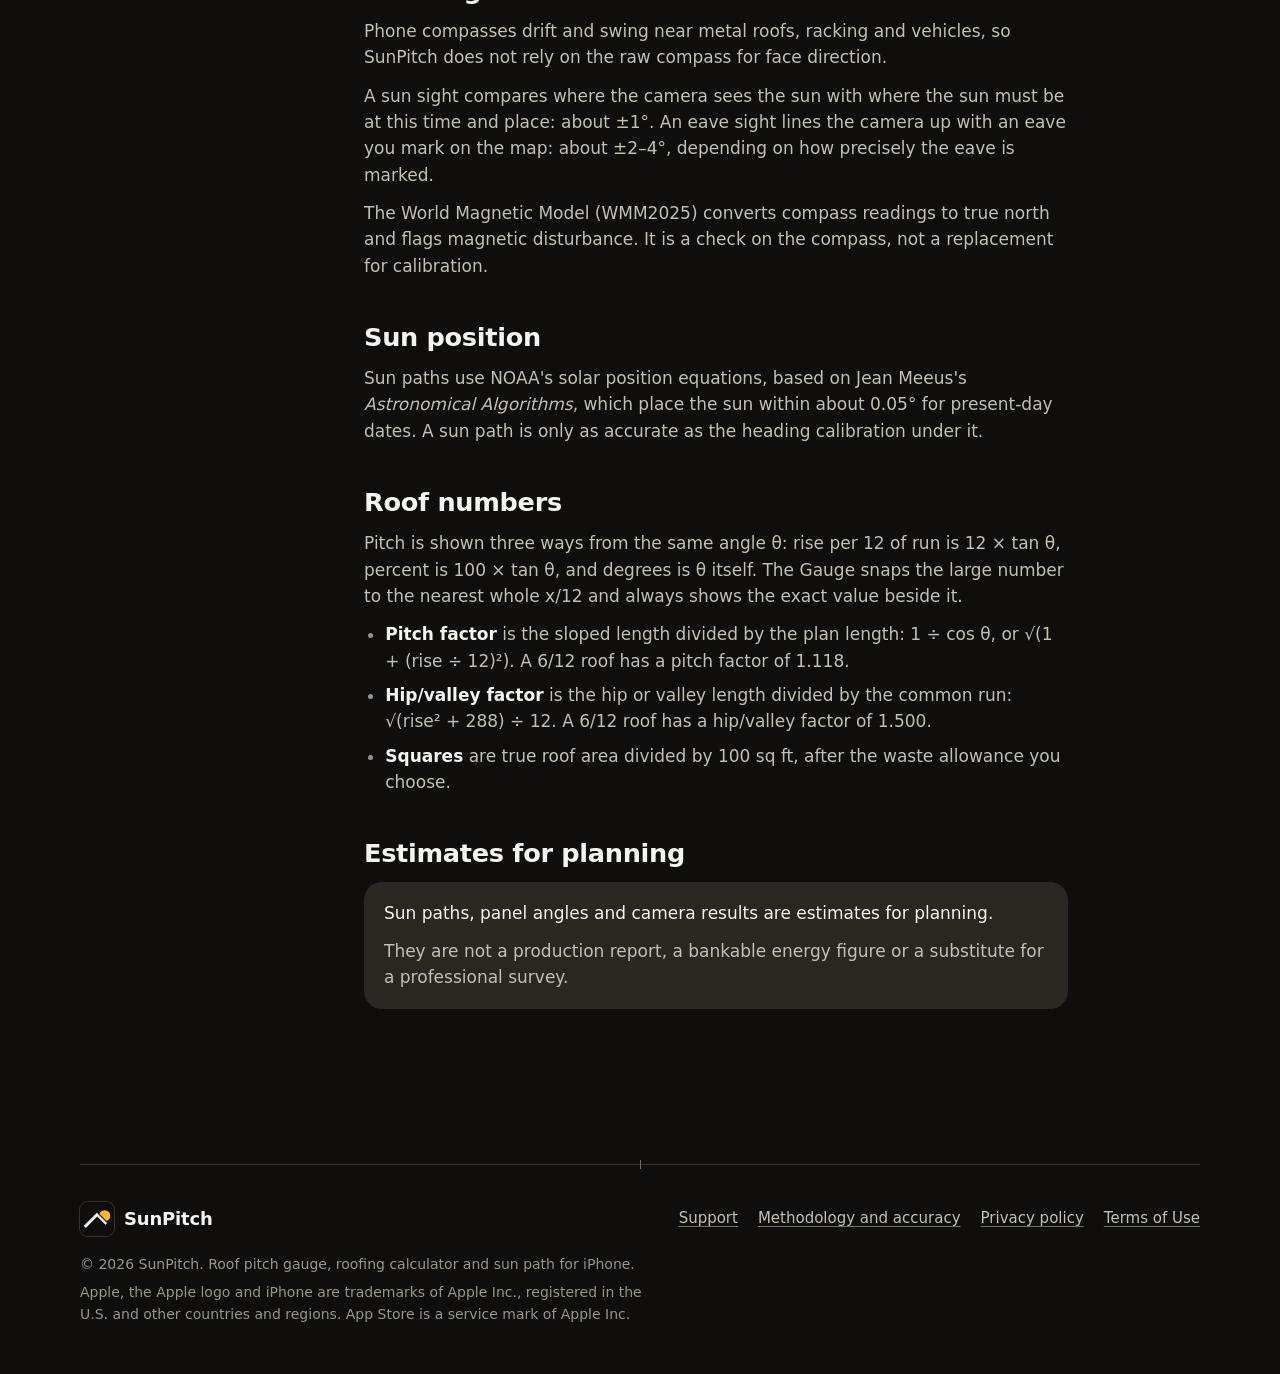
<file: methodology.html>
<!doctype html>
<html lang="en">
<head>
<meta charset="utf-8">
<meta name="viewport" content="width=device-width, initial-scale=1, viewport-fit=cover">
<title>Methodology and accuracy · SunPitch</title>
<meta name="description" content="How SunPitch measures roof pitch, estimates pitch from the camera, calibrates heading and computes the sun's position, and how close each number gets.">
<meta name="theme-color" content="#0F0E0C">
<meta name="color-scheme" content="dark">
<link rel="icon" href="favicon.svg" type="image/svg+xml">
<link rel="apple-touch-icon" href="apple-touch-icon.png">
<link rel="stylesheet" href="style.css">
</head>
<body>
<a class="skip-link" href="#main">Skip to content</a>

<div class="wrap">
  <header class="site-head">
    <a class="brand" href="index.html" aria-label="SunPitch home">
      <img src="icon.svg" alt="" width="34" height="34">
      <span>SunPitch</span>
    </a>
    <nav class="site-nav" aria-label="Main">
      <a class="nav-extra" href="index.html#tools">Tools</a>
      <a class="nav-wide" href="methodology.html" aria-current="page">Accuracy</a>
      <a href="support.html">Support</a>
    </nav>
  </header>
</div>

<main id="main" class="doc">
  <div class="wrap">
    <div class="doc-head">
      <h1>Methodology and accuracy</h1>
      <p class="doc-intro">How each number in SunPitch is produced, how close it gets, and what it is not. This page matches Settings, then Methodology &amp; accuracy, in the app.</p>
    </div>

    <div class="doc-body">
      <nav class="toc" aria-labelledby="toc-title">
        <h2 id="toc-title">On this page</h2>
        <ol>
          <li><a href="#glance">Accuracy at a glance</a></li>
          <li><a href="#surface">Pitch on a surface</a></li>
          <li><a href="#camera">Camera estimate</a></li>
          <li><a href="#heading">Heading calibration</a></li>
          <li><a href="#sun">Sun position</a></li>
          <li><a href="#roof">Roof numbers</a></li>
          <li><a href="#estimates">Estimates for planning</a></li>
        </ol>
      </nav>

      <div class="prose">
        <section id="glance" aria-labelledby="glance-title">
          <h2 id="glance-title">Accuracy at a glance</h2>
          <div class="acc-card">
            <table class="acc">
              <caption class="visually-hidden">Typical accuracy of each SunPitch measurement</caption>
              <tbody>
                <tr><th scope="row">Gauge, smooth surface, flip-averaged</th><td>±0.3°</td></tr>
                <tr><th scope="row">Gauge on shingles</th><td>±1°</td></tr>
                <tr><th scope="row">Camera estimate</th><td>Estimate; depends on the viewing angle</td></tr>
                <tr><th scope="row">Heading, sun sight</th><td>≈ ±1°</td></tr>
                <tr><th scope="row">Heading, eave sight</th><td>≈ ±2–4°</td></tr>
                <tr><th scope="row">Sun position (NOAA)</th><td>≈ 0.05°</td></tr>
              </tbody>
            </table>
          </div>
        </section>

        <section id="surface" aria-labelledby="surface-title">
          <h2 id="surface-title">Pitch on a surface</h2>
          <p>SunPitch reads the phone's motion sensors and measures the angle of whatever the phone lies on: a rafter, a straightedge or the roof surface.</p>
          <p>Hold averages one second of steady readings. Flip-average takes a reading, turns the phone end-for-end on the same spot and averages the two, which cancels the phone's own sensor offset. On a smooth surface a flip-averaged reading is within about ±0.3°.</p>
          <p>Shingle granules and uneven decking add about ±1°. Lay a level or a straightedge under the phone for the closer figure.</p>
        </section>

        <section id="camera" aria-labelledby="camera-title">
          <h2 id="camera-title">Camera estimate</h2>
          <p>Camera mode estimates pitch from a roof edge seen edge-on, such as a gable rake or the end of a hip roof. SunPitch removes the phone's own tilt using gravity and the camera's lens data, then measures the line you place.</p>
          <p>Results are always an estimate. The edge must be seen square-on; viewing it at an angle, lens distortion near the frame edges and handle placement all move the result.</p>
        </section>

        <section id="heading" aria-labelledby="heading-title">
          <h2 id="heading-title">Heading calibration</h2>
          <p>Phone compasses drift and swing near metal roofs, racking and vehicles, so SunPitch does not rely on the raw compass for face direction.</p>
          <p>A sun sight compares where the camera sees the sun with where the sun must be at this time and place: about ±1°. An eave sight lines the camera up with an eave you mark on the map: about ±2–4°, depending on how precisely the eave is marked.</p>
          <p>The World Magnetic Model (WMM2025) converts compass readings to true north and flags magnetic disturbance. It is a check on the compass, not a replacement for calibration.</p>
        </section>

        <section id="sun" aria-labelledby="sun-title">
          <h2 id="sun-title">Sun position</h2>
          <p>Sun paths use NOAA's solar position equations, based on Jean Meeus's <cite>Astronomical Algorithms</cite>, which place the sun within about 0.05° for present-day dates. A sun path is only as accurate as the heading calibration under it.</p>
        </section>

        <section id="roof" aria-labelledby="roof-title">
          <h2 id="roof-title">Roof numbers</h2>
          <p>Pitch is shown three ways from the same angle θ: rise per 12 of run is 12 × tan θ, percent is 100 × tan θ, and degrees is θ itself. The Gauge snaps the large number to the nearest whole x/12 and always shows the exact value beside it.</p>
          <ul>
            <li><strong>Pitch factor</strong> is the sloped length divided by the plan length: 1 ÷ cos θ, or √(1 + (rise ÷ 12)²). A 6/12 roof has a pitch factor of 1.118.</li>
            <li><strong>Hip/valley factor</strong> is the hip or valley length divided by the common run: √(rise² + 288) ÷ 12. A 6/12 roof has a hip/valley factor of 1.500.</li>
            <li><strong>Squares</strong> are true roof area divided by 100 sq ft, after the waste allowance you choose.</li>
          </ul>
        </section>

        <section id="estimates" aria-labelledby="estimates-title">
          <h2 id="estimates-title">Estimates for planning</h2>
          <div class="note">
            <p>Sun paths, panel angles and camera results are estimates for planning.</p>
            <p>They are not a production report, a bankable energy figure or a substitute for a professional survey.</p>
          </div>
        </section>
      </div>
    </div>
  </div>
</main>

<footer class="site-foot">
  <div class="wrap">
    <hr class="horizon">
    <div class="foot-grid">
      <div class="foot-legal">
        <a class="brand" href="index.html" aria-label="SunPitch home"><img src="icon.svg" alt="" width="34" height="34"><span>SunPitch</span></a>
        <p>© 2026 SunPitch. Roof pitch gauge, roofing calculator and sun path for iPhone.</p>
        <p>Apple, the Apple logo and iPhone are trademarks of Apple Inc., registered in the U.S. and other countries and regions. App Store is a service mark of Apple Inc.</p>
      </div>
      <nav aria-label="Footer">
        <ul class="foot-links">
          <li><a href="support.html">Support</a></li>
          <li><a href="methodology.html" aria-current="page">Methodology and accuracy</a></li>
          <li><a href="privacy.html">Privacy policy</a></li>
          <li><a href="terms.html">Terms of Use</a></li>
        </ul>
      </nav>
    </div>
  </div>
</footer>
</body>
</html>
</file>
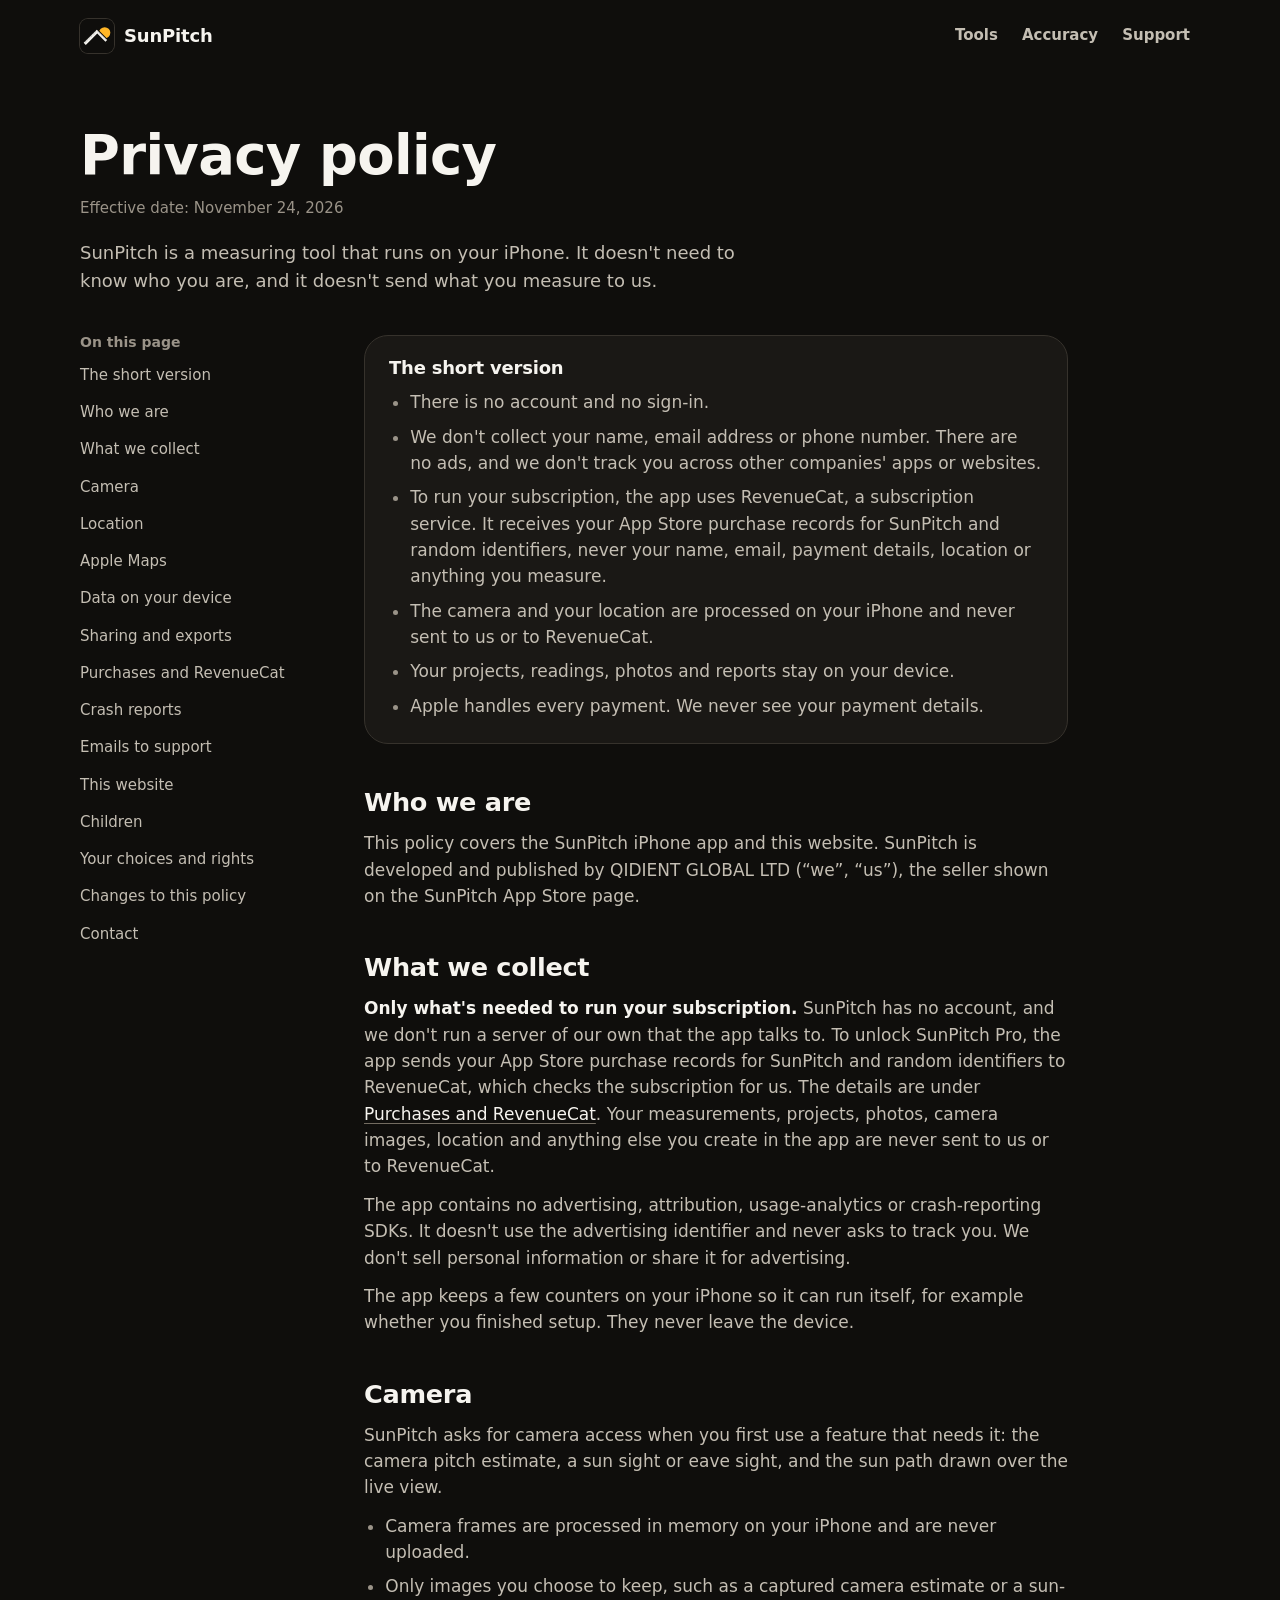
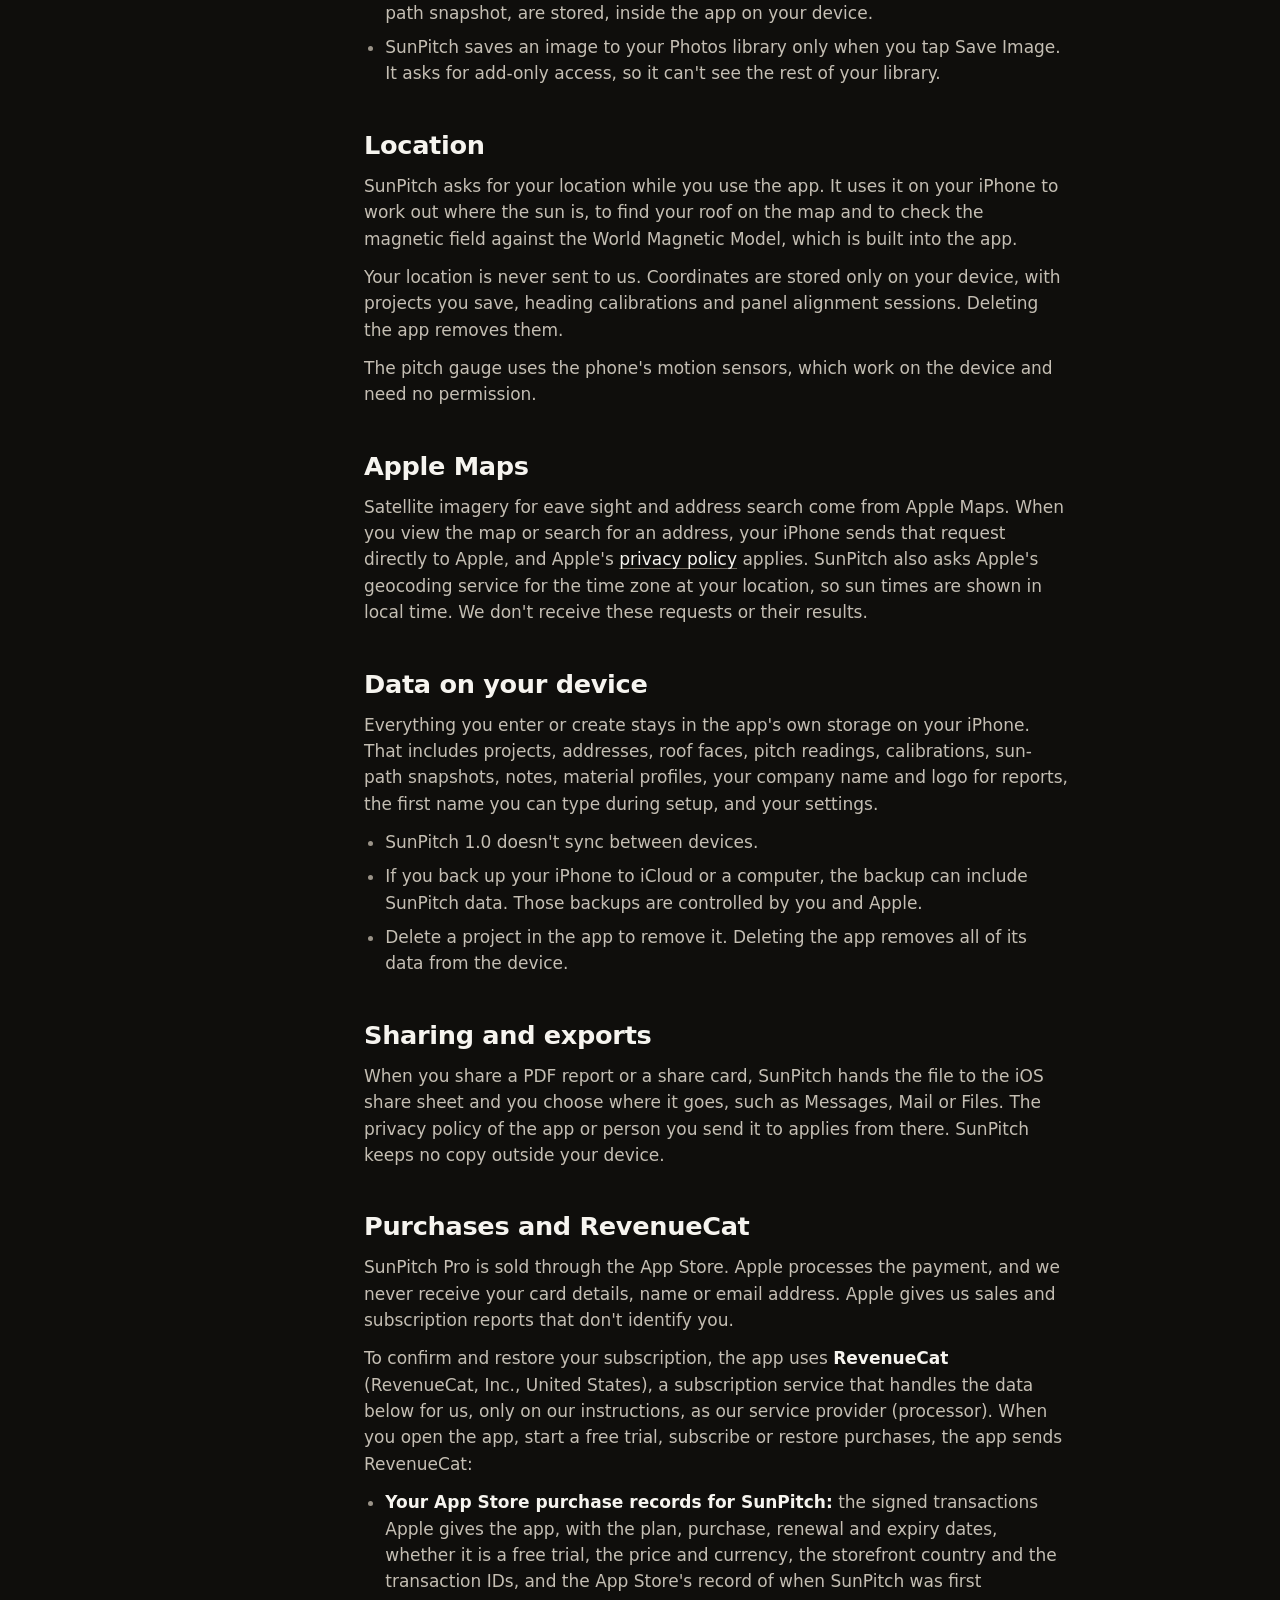
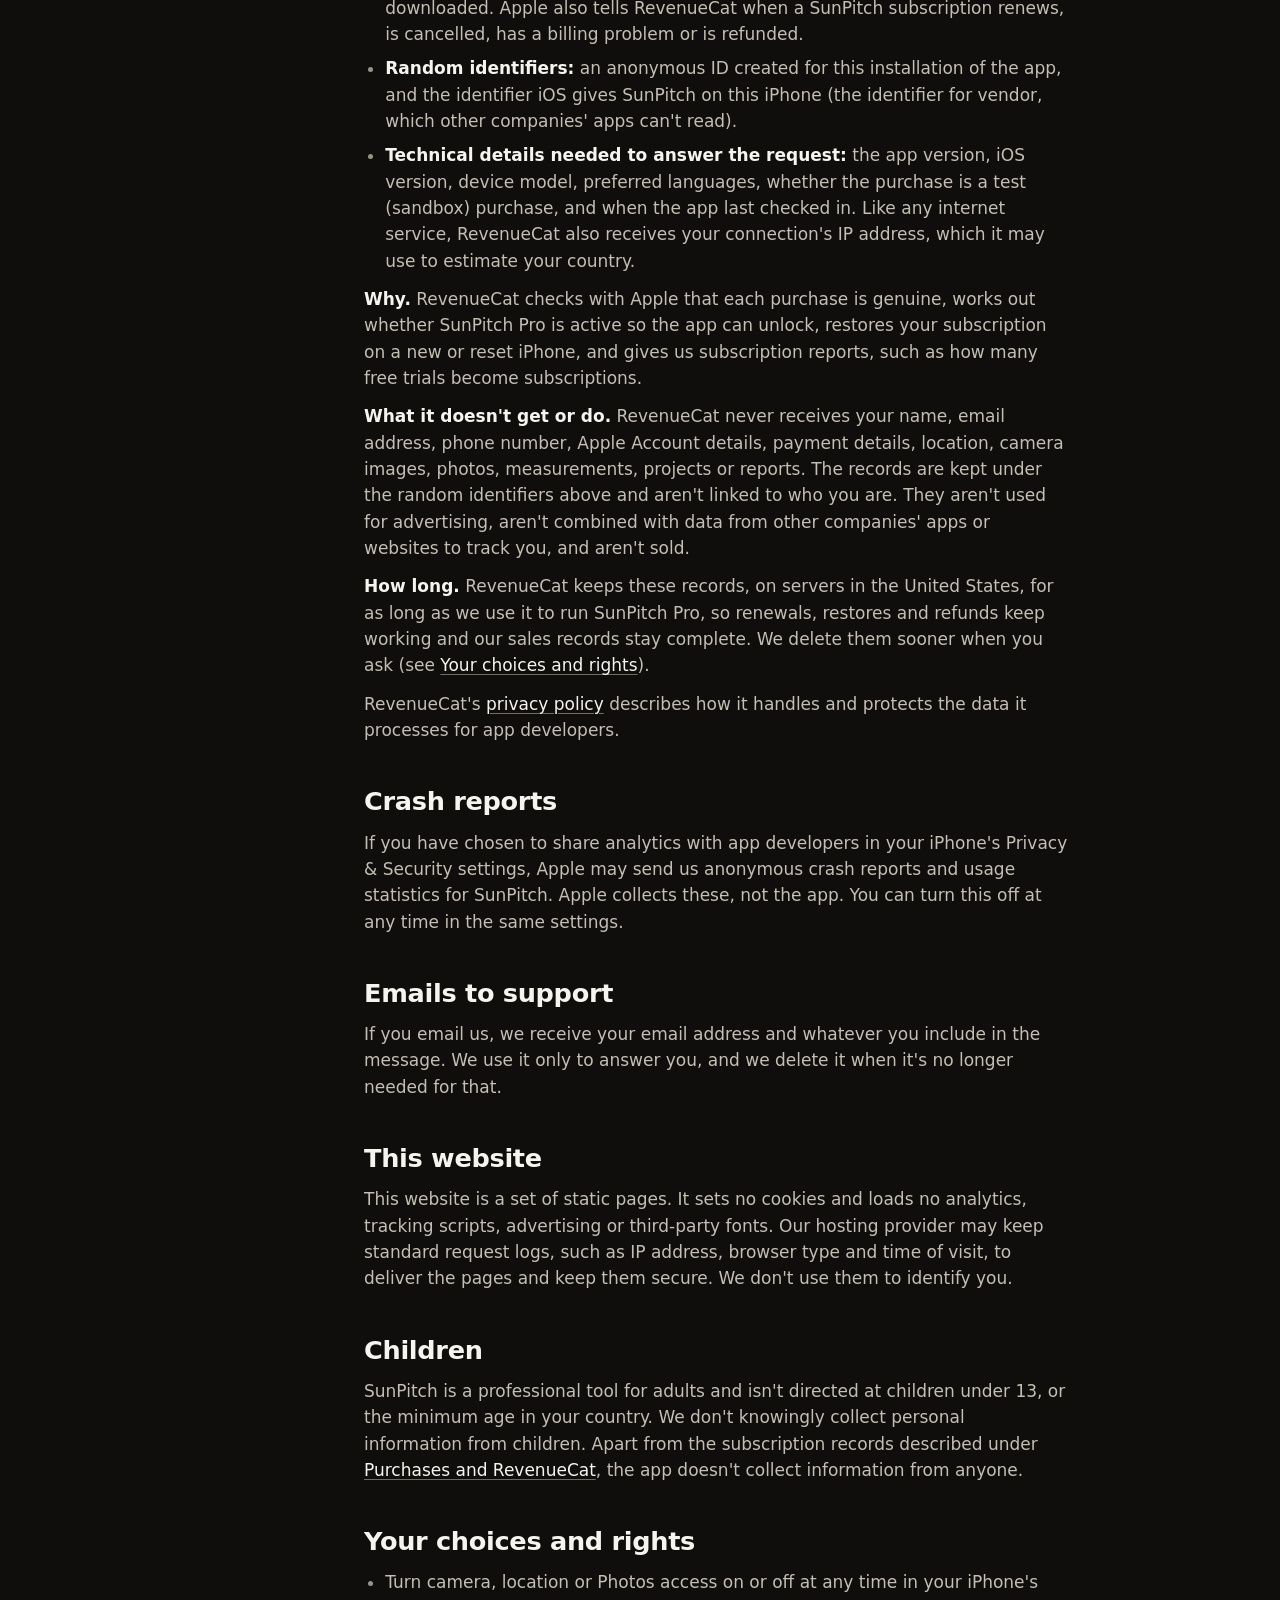
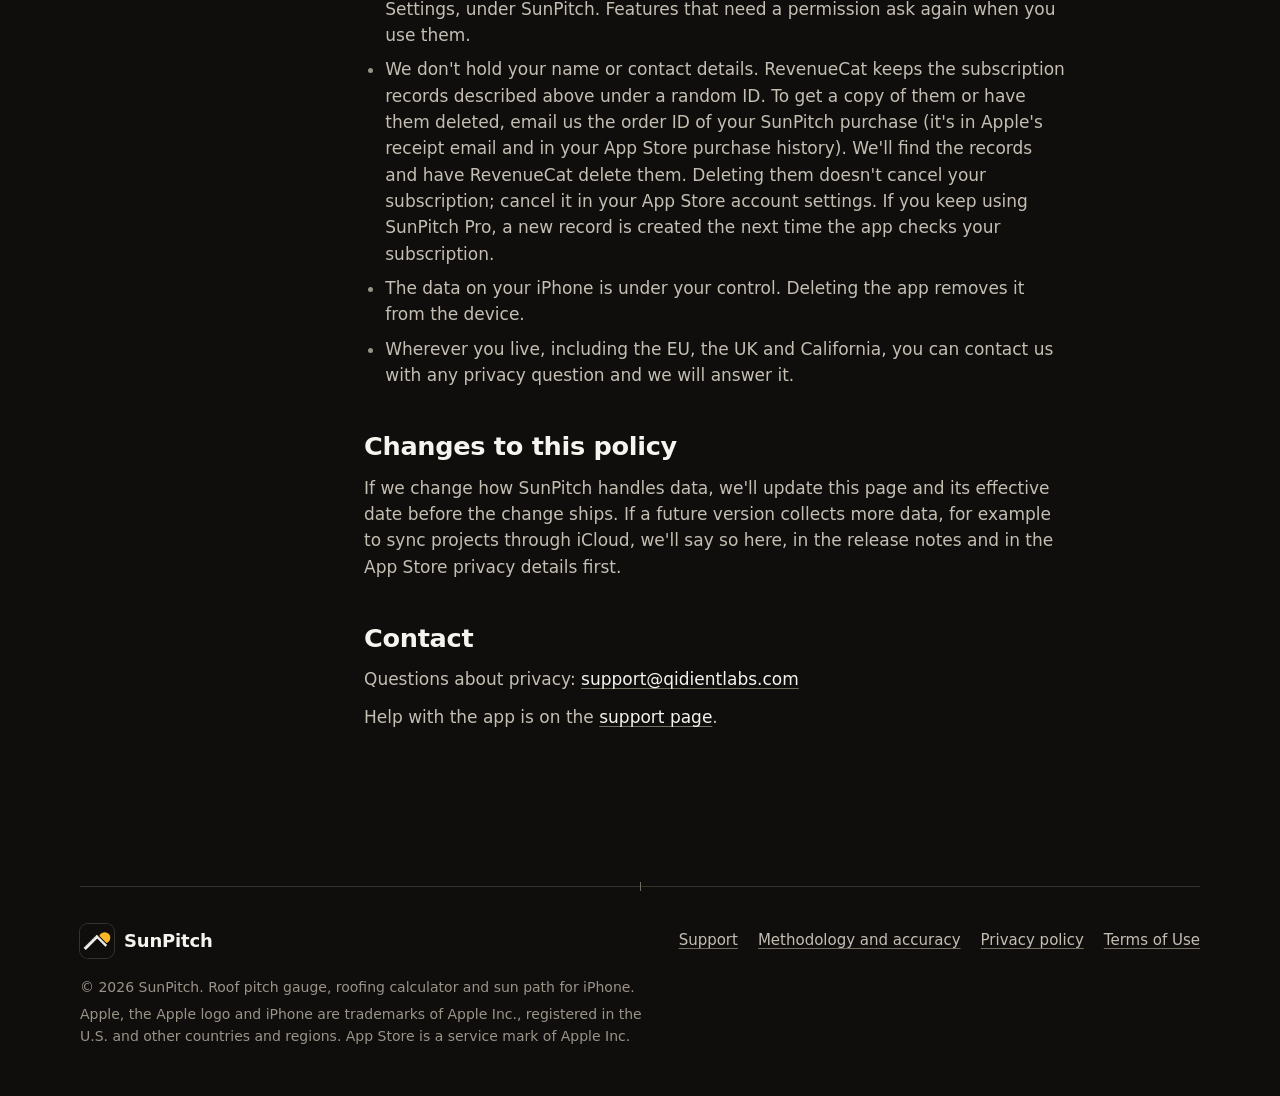
<file: privacy.html>
<!doctype html>
<html lang="en">
<head>
<meta charset="utf-8">
<meta name="viewport" content="width=device-width, initial-scale=1, viewport-fit=cover">
<title>Privacy policy · SunPitch</title>
<meta name="description" content="SunPitch has no account, ads or tracking. Camera and location are processed on your iPhone and never sent to us. Subscriptions are checked through RevenueCat.">
<meta name="theme-color" content="#0F0E0C">
<meta name="color-scheme" content="dark">
<link rel="icon" href="favicon.svg" type="image/svg+xml">
<link rel="apple-touch-icon" href="apple-touch-icon.png">
<link rel="stylesheet" href="style.css">
</head>
<body>
<a class="skip-link" href="#main">Skip to content</a>

<div class="wrap">
  <header class="site-head">
    <a class="brand" href="index.html" aria-label="SunPitch home">
      <img src="icon.svg" alt="" width="34" height="34">
      <span>SunPitch</span>
    </a>
    <nav class="site-nav" aria-label="Main">
      <a class="nav-extra" href="index.html#tools">Tools</a>
      <a class="nav-wide" href="methodology.html">Accuracy</a>
      <a href="support.html">Support</a>
    </nav>
  </header>
</div>

<main id="main" class="doc">
  <div class="wrap">
    <div class="doc-head">
      <h1>Privacy policy</h1>
      <p class="doc-meta">Effective date: November 24, 2026</p>
      <p class="doc-intro">SunPitch is a measuring tool that runs on your iPhone. It doesn't need to know who you are, and it doesn't send what you measure to us.</p>
    </div>

    <div class="doc-body">
      <nav class="toc" aria-labelledby="toc-title">
        <h2 id="toc-title">On this page</h2>
        <ol>
          <li><a href="#short">The short version</a></li>
          <li><a href="#who">Who we are</a></li>
          <li><a href="#collect">What we collect</a></li>
          <li><a href="#camera">Camera</a></li>
          <li><a href="#location">Location</a></li>
          <li><a href="#maps">Apple Maps</a></li>
          <li><a href="#device">Data on your device</a></li>
          <li><a href="#sharing">Sharing and exports</a></li>
          <li><a href="#purchases">Purchases and RevenueCat</a></li>
          <li><a href="#diagnostics">Crash reports</a></li>
          <li><a href="#support">Emails to support</a></li>
          <li><a href="#website">This website</a></li>
          <li><a href="#children">Children</a></li>
          <li><a href="#rights">Your choices and rights</a></li>
          <li><a href="#changes">Changes to this policy</a></li>
          <li><a href="#contact">Contact</a></li>
        </ol>
      </nav>

      <div class="prose">
        <section id="short" class="summary" aria-labelledby="short-title">
          <h2 id="short-title">The short version</h2>
          <ul>
            <li>There is no account and no sign-in.</li>
            <li>We don't collect your name, email address or phone number. There are no ads, and we don't track you across other companies' apps or websites.</li>
            <li>To run your subscription, the app uses RevenueCat, a subscription service. It receives your App Store purchase records for SunPitch and random identifiers, never your name, email, payment details, location or anything you measure.</li>
            <li>The camera and your location are processed on your iPhone and never sent to us or to RevenueCat.</li>
            <li>Your projects, readings, photos and reports stay on your device.</li>
            <li>Apple handles every payment. We never see your payment details.</li>
          </ul>
        </section>

        <section id="who" aria-labelledby="who-title">
          <h2 id="who-title">Who we are</h2>
          <p>This policy covers the SunPitch iPhone app and this website. SunPitch is developed and published by QIDIENT GLOBAL LTD<!-- OWNER: must match the seller name on the App Store page --> (“we”, “us”), the seller shown on the SunPitch App Store page.</p>
        </section>

        <section id="collect" aria-labelledby="collect-title">
          <h2 id="collect-title">What we collect</h2>
          <p><strong>Only what's needed to run your subscription.</strong> SunPitch has no account, and we don't run a server of our own that the app talks to. To unlock SunPitch Pro, the app sends your App Store purchase records for SunPitch and random identifiers to RevenueCat, which checks the subscription for us. The details are under <a href="#purchases">Purchases and RevenueCat</a>. Your measurements, projects, photos, camera images, location and anything else you create in the app are never sent to us or to RevenueCat.</p>
          <p>The app contains no advertising, attribution, usage-analytics or crash-reporting SDKs. It doesn't use the advertising identifier and never asks to track you. We don't sell personal information or share it for advertising.</p>
          <p>The app keeps a few counters on your iPhone so it can run itself, for example whether you finished setup. They never leave the device.</p>
        </section>

        <section id="camera" aria-labelledby="camera-title">
          <h2 id="camera-title">Camera</h2>
          <p>SunPitch asks for camera access when you first use a feature that needs it: the camera pitch estimate, a sun sight or eave sight, and the sun path drawn over the live view.</p>
          <ul>
            <li>Camera frames are processed in memory on your iPhone and are never uploaded.</li>
            <li>Only images you choose to keep, such as a captured camera estimate or a sun-path snapshot, are stored, inside the app on your device.</li>
            <li>SunPitch saves an image to your Photos library only when you tap Save Image. It asks for add-only access, so it can't see the rest of your library.</li>
          </ul>
        </section>

        <section id="location" aria-labelledby="location-title">
          <h2 id="location-title">Location</h2>
          <p>SunPitch asks for your location while you use the app. It uses it on your iPhone to work out where the sun is, to find your roof on the map and to check the magnetic field against the World Magnetic Model, which is built into the app.</p>
          <p>Your location is never sent to us. Coordinates are stored only on your device, with projects you save, heading calibrations and panel alignment sessions. Deleting the app removes them.</p>
          <p>The pitch gauge uses the phone's motion sensors, which work on the device and need no permission.</p>
        </section>

        <section id="maps" aria-labelledby="maps-title">
          <h2 id="maps-title">Apple Maps</h2>
          <p>Satellite imagery for eave sight and address search come from Apple Maps. When you view the map or search for an address, your iPhone sends that request directly to Apple, and Apple's <a href="https://www.apple.com/legal/privacy/">privacy policy</a> applies. SunPitch also asks Apple's geocoding service for the time zone at your location, so sun times are shown in local time. We don't receive these requests or their results.</p>
        </section>

        <section id="device" aria-labelledby="device-title">
          <h2 id="device-title">Data on your device</h2>
          <p>Everything you enter or create stays in the app's own storage on your iPhone. That includes projects, addresses, roof faces, pitch readings, calibrations, sun-path snapshots, notes, material profiles, your company name and logo for reports, the first name you can type during setup, and your settings.</p>
          <ul>
            <li>SunPitch 1.0 doesn't sync between devices.</li>
            <li>If you back up your iPhone to iCloud or a computer, the backup can include SunPitch data. Those backups are controlled by you and Apple.</li>
            <li>Delete a project in the app to remove it. Deleting the app removes all of its data from the device.</li>
          </ul>
        </section>

        <section id="sharing" aria-labelledby="sharing-title">
          <h2 id="sharing-title">Sharing and exports</h2>
          <p>When you share a PDF report or a share card, SunPitch hands the file to the iOS share sheet and you choose where it goes, such as Messages, Mail or Files. The privacy policy of the app or person you send it to applies from there. SunPitch keeps no copy outside your device.</p>
        </section>

        <section id="purchases" aria-labelledby="purchases-title">
          <h2 id="purchases-title">Purchases and RevenueCat</h2>
          <p>SunPitch Pro is sold through the App Store. Apple processes the payment, and we never receive your card details, name or email address. Apple gives us sales and subscription reports that don't identify you.</p>
          <p>To confirm and restore your subscription, the app uses <strong>RevenueCat</strong> (RevenueCat, Inc., United States), a subscription service that handles the data below for us, only on our instructions, as our service provider (processor). When you open the app, start a free trial, subscribe or restore purchases, the app sends RevenueCat:</p>
          <ul>
            <li><strong>Your App Store purchase records for SunPitch:</strong> the signed transactions Apple gives the app, with the plan, purchase, renewal and expiry dates, whether it is a free trial, the price and currency, the storefront country and the transaction IDs, and the App Store's record of when SunPitch was first downloaded. Apple also tells RevenueCat when a SunPitch subscription renews, is cancelled, has a billing problem or is refunded.</li>
            <li><strong>Random identifiers:</strong> an anonymous ID created for this installation of the app, and the identifier iOS gives SunPitch on this iPhone (the identifier for vendor, which other companies' apps can't read).</li>
            <li><strong>Technical details needed to answer the request:</strong> the app version, iOS version, device model, preferred languages, whether the purchase is a test (sandbox) purchase, and when the app last checked in. Like any internet service, RevenueCat also receives your connection's IP address, which it may use to estimate your country.</li>
          </ul>
          <p><strong>Why.</strong> RevenueCat checks with Apple that each purchase is genuine, works out whether SunPitch Pro is active so the app can unlock, restores your subscription on a new or reset iPhone, and gives us subscription reports, such as how many free trials become subscriptions.</p>
          <p><strong>What it doesn't get or do.</strong> RevenueCat never receives your name, email address, phone number, Apple Account details, payment details, location, camera images, photos, measurements, projects or reports. The records are kept under the random identifiers above and aren't linked to who you are. They aren't used for advertising, aren't combined with data from other companies' apps or websites to track you, and aren't sold.</p>
          <p><strong>How long.</strong> RevenueCat keeps these records, on servers in the United States, for as long as we use it to run SunPitch Pro, so renewals, restores and refunds keep working and our sales records stay complete. We delete them sooner when you ask (see <a href="#rights">Your choices and rights</a>).</p>
          <p>RevenueCat's <a href="https://www.revenuecat.com/privacy">privacy policy</a> describes how it handles and protects the data it processes for app developers.</p>
        </section>

        <section id="diagnostics" aria-labelledby="diagnostics-title">
          <h2 id="diagnostics-title">Crash reports</h2>
          <p>If you have chosen to share analytics with app developers in your iPhone's Privacy &amp; Security settings, Apple may send us anonymous crash reports and usage statistics for SunPitch. Apple collects these, not the app. You can turn this off at any time in the same settings.</p>
        </section>

        <section id="support" aria-labelledby="support-title">
          <h2 id="support-title">Emails to support</h2>
          <p>If you email us, we receive your email address and whatever you include in the message. We use it only to answer you, and we delete it when it's no longer needed for that.</p>
        </section>

        <section id="website" aria-labelledby="website-title">
          <h2 id="website-title">This website</h2>
          <p>This website is a set of static pages. It sets no cookies and loads no analytics, tracking scripts, advertising or third-party fonts. Our hosting provider may keep standard request logs, such as IP address, browser type and time of visit, to deliver the pages and keep them secure. We don't use them to identify you.</p>
        </section>

        <section id="children" aria-labelledby="children-title">
          <h2 id="children-title">Children</h2>
          <p>SunPitch is a professional tool for adults and isn't directed at children under 13, or the minimum age in your country. We don't knowingly collect personal information from children. Apart from the subscription records described under <a href="#purchases">Purchases and RevenueCat</a>, the app doesn't collect information from anyone.</p>
        </section>

        <section id="rights" aria-labelledby="rights-title">
          <h2 id="rights-title">Your choices and rights</h2>
          <ul>
            <li>Turn camera, location or Photos access on or off at any time in your iPhone's Settings, under SunPitch. Features that need a permission ask again when you use them.</li>
            <li>We don't hold your name or contact details. RevenueCat keeps the subscription records described above under a random ID. To get a copy of them or have them deleted, email us the order ID of your SunPitch purchase (it's in Apple's receipt email and in your App Store purchase history). We'll find the records and have RevenueCat delete them. Deleting them doesn't cancel your subscription; cancel it in your App Store account settings. If you keep using SunPitch Pro, a new record is created the next time the app checks your subscription.</li>
            <li>The data on your iPhone is under your control. Deleting the app removes it from the device.</li>
            <li>Wherever you live, including the EU, the UK and California, you can contact us with any privacy question and we will answer it.</li>
          </ul>
        </section>

        <section id="changes" aria-labelledby="changes-title">
          <h2 id="changes-title">Changes to this policy</h2>
          <p>If we change how SunPitch handles data, we'll update this page and its effective date before the change ships. If a future version collects more data, for example to sync projects through iCloud, we'll say so here, in the release notes and in the App Store privacy details first.</p>
        </section>

        <section id="contact" aria-labelledby="contact-title">
          <h2 id="contact-title">Contact</h2>
          <p>Questions about privacy: <a href="mailto:support@qidientlabs.com">support@qidientlabs.com</a></p>
          <p>Help with the app is on the <a href="support.html">support page</a>.</p>
        </section>
      </div>
    </div>
  </div>
</main>

<footer class="site-foot">
  <div class="wrap">
    <hr class="horizon">
    <div class="foot-grid">
      <div class="foot-legal">
        <a class="brand" href="index.html" aria-label="SunPitch home"><img src="icon.svg" alt="" width="34" height="34"><span>SunPitch</span></a>
        <p>© 2026 SunPitch. Roof pitch gauge, roofing calculator and sun path for iPhone.</p>
        <p>Apple, the Apple logo and iPhone are trademarks of Apple Inc., registered in the U.S. and other countries and regions. App Store is a service mark of Apple Inc.</p>
      </div>
      <nav aria-label="Footer">
        <ul class="foot-links">
          <li><a href="support.html">Support</a></li>
          <li><a href="methodology.html">Methodology and accuracy</a></li>
          <li><a href="privacy.html" aria-current="page">Privacy policy</a></li>
          <li><a href="terms.html">Terms of Use</a></li>
        </ul>
      </nav>
    </div>
  </div>
</footer>
</body>
</html>
</file>
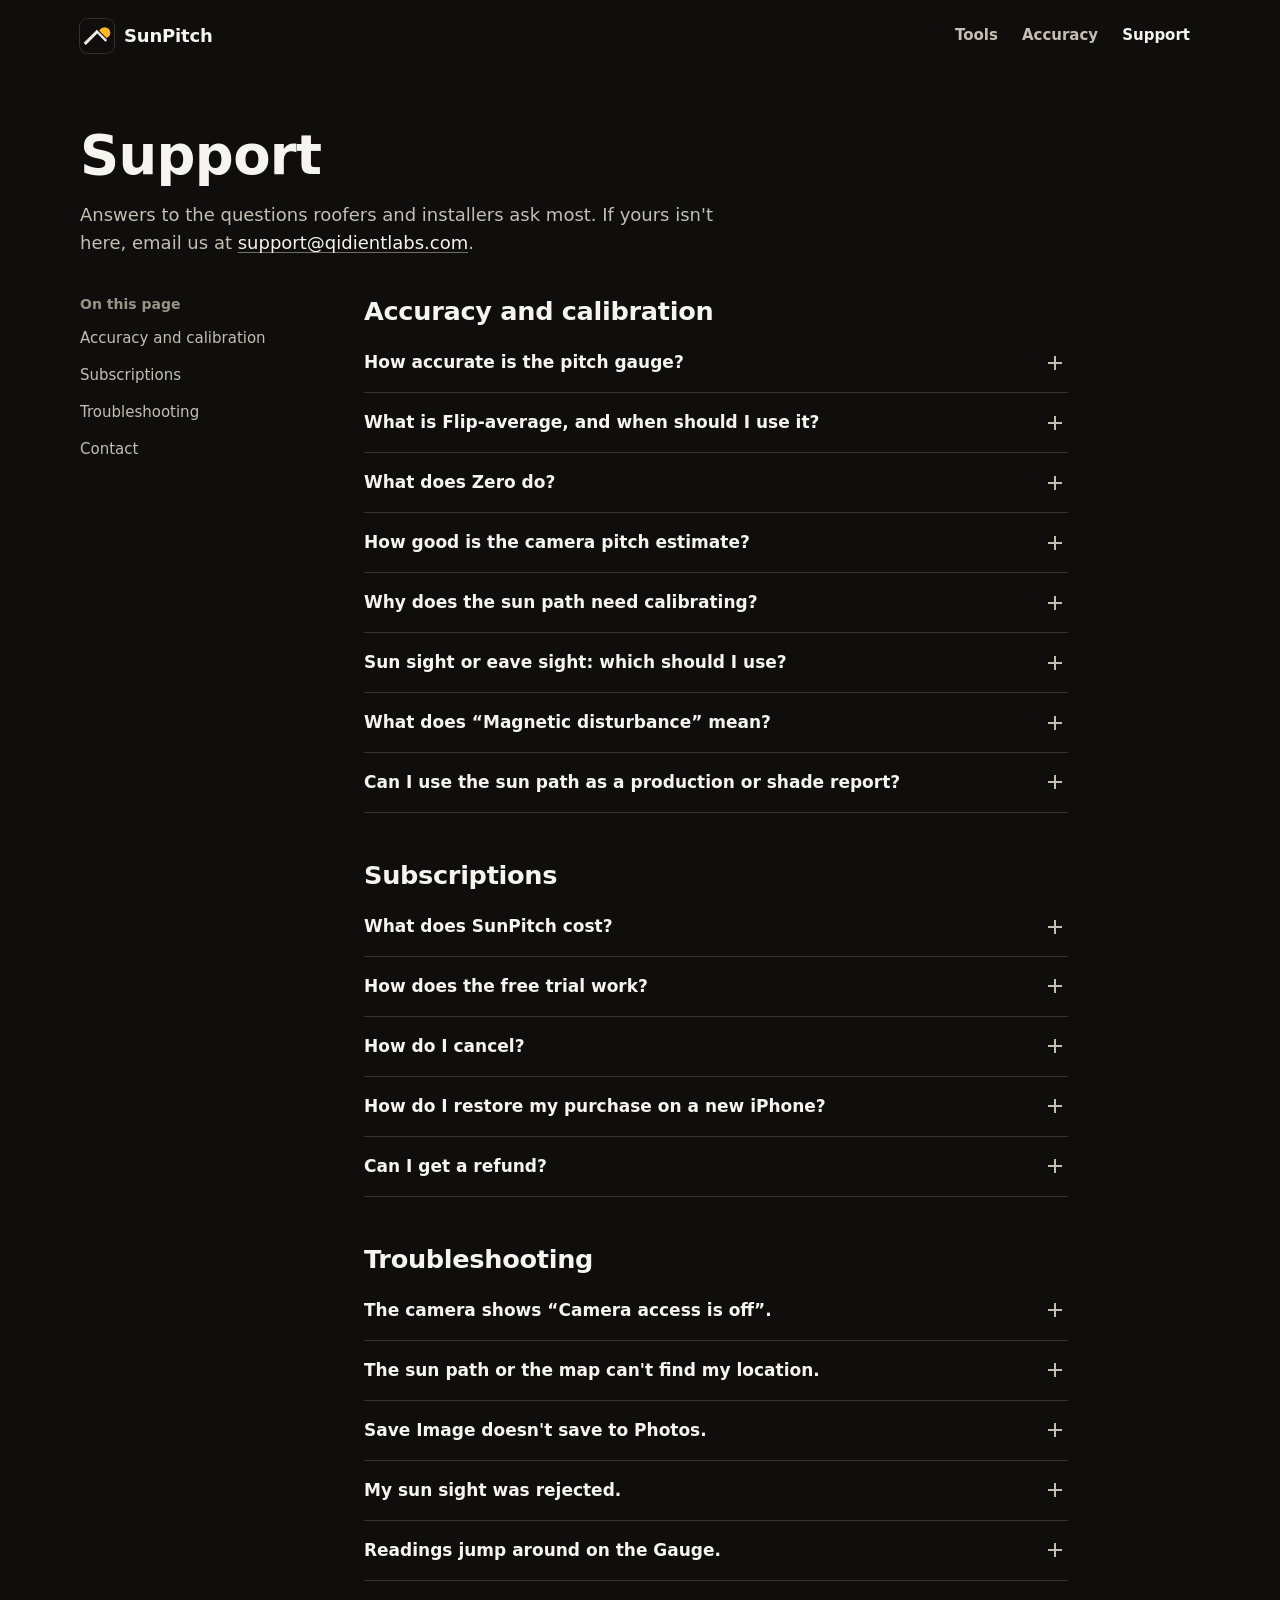
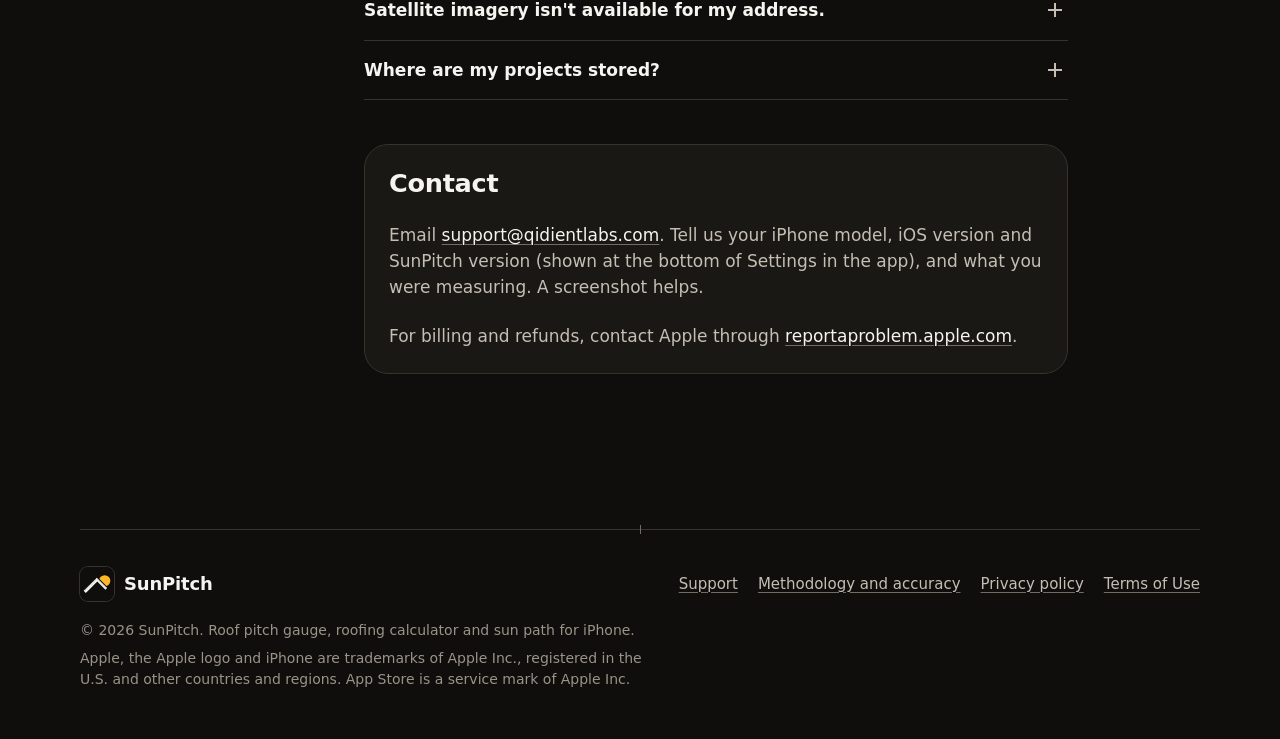
<file: support.html>
<!doctype html>
<html lang="en">
<head>
<meta charset="utf-8">
<meta name="viewport" content="width=device-width, initial-scale=1, viewport-fit=cover">
<title>Support · SunPitch</title>
<meta name="description" content="Help with SunPitch: accuracy and calibration, subscriptions and the free trial, restoring purchases, permissions and how to contact us.">
<meta name="theme-color" content="#0F0E0C">
<meta name="color-scheme" content="dark">
<link rel="icon" href="favicon.svg" type="image/svg+xml">
<link rel="apple-touch-icon" href="apple-touch-icon.png">
<link rel="stylesheet" href="style.css">
</head>
<body>
<a class="skip-link" href="#main">Skip to content</a>

<div class="wrap">
  <header class="site-head">
    <a class="brand" href="index.html" aria-label="SunPitch home">
      <img src="icon.svg" alt="" width="34" height="34">
      <span>SunPitch</span>
    </a>
    <nav class="site-nav" aria-label="Main">
      <a class="nav-extra" href="index.html#tools">Tools</a>
      <a class="nav-wide" href="methodology.html">Accuracy</a>
      <a href="support.html" aria-current="page">Support</a>
    </nav>
  </header>
</div>

<main id="main" class="doc">
  <div class="wrap">
    <div class="doc-head">
      <h1>Support</h1>
      <p class="doc-intro">Answers to the questions roofers and installers ask most. If yours isn't here, email us at <a href="mailto:support@qidientlabs.com">support@qidientlabs.com</a>.</p>
    </div>

    <div class="doc-body">
      <nav class="toc" aria-labelledby="toc-title">
        <h2 id="toc-title">On this page</h2>
        <ol>
          <li><a href="#accuracy">Accuracy and calibration</a></li>
          <li><a href="#subscriptions">Subscriptions</a></li>
          <li><a href="#troubleshooting">Troubleshooting</a></li>
          <li><a href="#contact">Contact</a></li>
        </ol>
      </nav>

      <div class="prose faq">
        <section class="faq-group" id="accuracy" aria-labelledby="accuracy-title">
          <h2 id="accuracy-title">Accuracy and calibration</h2>

          <details>
            <summary>How accurate is the pitch gauge?</summary>
            <div class="answer">
              <p>On a smooth surface, a flip-averaged reading is within about ±0.3°. Directly on shingles, granules and uneven decking add about ±1°. For the closer figure, lay a level or a straightedge on the roof and set the phone on that, or set the phone on its edge on a rafter.</p>
              <p>The tolerance for each reading is shown next to it on the Gauge. The <a href="methodology.html">methodology page</a> explains how every number is produced.</p>
            </div>
          </details>

          <details>
            <summary>What is Flip-average, and when should I use it?</summary>
            <div class="answer">
              <p>Every phone, and every case, sits a little off true. Flip-average cancels that offset:</p>
              <ol>
                <li>Set the phone down and hold still until the reading settles.</li>
                <li>Turn it end-for-end on the same spot.</li>
                <li>Hold still again. SunPitch averages the two readings.</li>
              </ol>
              <p>Use it whenever the number matters, for example for a bid or for cutting rafters, and whenever you change phone cases.</p>
            </div>
          </details>

          <details>
            <summary>What does Zero do?</summary>
            <div class="answer">
              <p>Zero stores the phone's offset on a surface you trust to be level, such as a checked level or a machined table, and subtracts it from every reading. Set it on a surface that is truly level, or the offset makes readings worse. Reset zero in the calibration sheet if you're unsure. Flip-average doesn't need a level surface at all.</p>
            </div>
          </details>

          <details>
            <summary>How good is the camera pitch estimate?</summary>
            <div class="answer">
              <p>Camera mode measures the angle of a roof edge seen edge-on, such as a gable rake or the end of a hip roof. SunPitch removes the phone's own tilt using gravity, so you don't need to hold the phone perfectly upright.</p>
              <p>It's always an estimate. For the best result, stand square-on to the edge, keep the edge away from the corners of the frame and place the handles carefully. The level bar warns you when the phone is tilted more than 35°. How close the estimate gets depends mostly on the viewing angle.</p>
            </div>
          </details>

          <details>
            <summary>Why does the sun path need calibrating?</summary>
            <div class="answer">
              <p>Phone compasses often read 5–15° off near metal roofs, racking, vehicles and steel framing. A sun path drawn on a compass heading that far off would be misleading, so SunPitch asks you to calibrate the heading before it draws one. After calibration, the gyroscope carries the heading, not the compass.</p>
            </div>
          </details>

          <details>
            <summary>Sun sight or eave sight: which should I use?</summary>
            <div class="answer">
              <p><strong>Sun sight</strong> is about ±1°. Use it when the sun is visible: hold the crosshair on the sun for about 2 seconds. Look at the screen, never at the sun.</p>
              <p><strong>Eave sight</strong> is about ±2–4°. Use it when the sun is hidden: tap both ends of an eave on the satellite map, then stand at the first corner and aim along the real eave. Satellite imagery can be slightly offset, so if the sun comes out, a sun sight is the closer check.</p>
              <p>Headings drift over time. SunPitch asks you to re-sight after 3 minutes on the sun path and after 90 seconds in Align Panel.</p>
            </div>
          </details>

          <details>
            <summary>What does “Magnetic disturbance” mean?</summary>
            <div class="answer">
              <p>SunPitch compares the magnetic field the phone measures with the value the World Magnetic Model expects at your location. When they differ by more than 15%, something nearby, usually metal, is throwing the compass off. SunPitch keeps using your calibrated heading and ignores the compass. Recalibrate a few steps away from metal if you can.</p>
            </div>
          </details>

          <details>
            <summary>Can I use the sun path as a production or shade report?</summary>
            <div class="answer">
              <p>No. Sun paths are estimates and a visual guide for planning a site. They are not a production, savings or financing report, and they don't replace a professional shade survey.</p>
            </div>
          </details>
        </section>

        <section class="faq-group" id="subscriptions" aria-labelledby="subscriptions-title">
          <h2 id="subscriptions-title">Subscriptions</h2>

          <details>
            <summary>What does SunPitch cost?</summary>
            <div class="answer">
              <p>SunPitch requires a SunPitch Pro subscription, which unlocks every feature. In the United States it costs $13.99 per week or $129.99 per year. The App Store shows the price in your currency before you subscribe.</p>
            </div>
          </details>

          <details>
            <summary>How does the free trial work?</summary>
            <div class="answer">
              <p>Both plans start with a 1-week free trial for new subscribers, one trial per Apple Account. You're charged when the trial ends unless you cancel at least 24 hours before it ends.</p>
            </div>
          </details>

          <details>
            <summary>How do I cancel?</summary>
            <div class="answer">
              <ol>
                <li>On your iPhone, open Settings and tap your name.</li>
                <li>Tap Subscriptions, then SunPitch.</li>
                <li>Tap Cancel Subscription.</li>
              </ol>
              <p>You can also open Settings in SunPitch and tap Manage subscription. Cancel at least 24 hours before the trial or the current period ends to avoid the next charge. You keep access until the end of the period you've paid for.</p>
            </div>
          </details>

          <details>
            <summary>How do I restore my purchase on a new iPhone?</summary>
            <div class="answer">
              <p>Sign in to the App Store with the Apple Account you subscribed with, open SunPitch and tap Restore purchases. It's on the subscription screen and in Settings. Restoring doesn't charge you again.</p>
              <p>Projects aren't moved by Restore purchases: they live on the device they were made on. Use an iPhone backup to move them to a new phone.</p>
            </div>
          </details>

          <details>
            <summary>Can I get a refund?</summary>
            <div class="answer">
              <p>Apple handles all payments and refunds, and we can't issue them ourselves. Request a refund at <a href="https://reportaproblem.apple.com">reportaproblem.apple.com</a>: sign in, choose the SunPitch subscription and tell Apple what went wrong.</p>
            </div>
          </details>
        </section>

        <section class="faq-group" id="troubleshooting" aria-labelledby="troubleshooting-title">
          <h2 id="troubleshooting-title">Troubleshooting</h2>

          <details>
            <summary>The camera shows “Camera access is off”.</summary>
            <div class="answer">
              <p>Open your iPhone's Settings, scroll to SunPitch and turn on Camera. Camera mode, sun sight, eave sight and the sun path need it. Camera frames are processed on your iPhone and never uploaded.</p>
            </div>
          </details>

          <details>
            <summary>The sun path or the map can't find my location.</summary>
            <div class="answer">
              <p>Open Settings, then SunPitch, then Location, and choose While Using the App. Keep Precise Location on so the map and the sun's position are right for your roof. Location is used on your iPhone and never sent to us.</p>
              <p>Also check that Date &amp; Time is set automatically (Settings, General, Date &amp; Time). A wrong time zone moves the sun.</p>
            </div>
          </details>

          <details>
            <summary>Save Image doesn't save to Photos.</summary>
            <div class="answer">
              <p>Open Settings, then SunPitch, then Photos, and choose Add Photos Only. SunPitch only adds images and can't see the rest of your library.</p>
            </div>
          </details>

          <details>
            <summary>My sun sight was rejected.</summary>
            <div class="answer">
              <p>SunPitch rejects a sight when the bright spot is too far from where the sun must be. Check that your location and time zone are set automatically, aim away from reflections in windows, metal and water, and try again. If the sun is behind cloud, use an eave sight instead.</p>
            </div>
          </details>

          <details>
            <summary>Readings jump around on the Gauge.</summary>
            <div class="answer">
              <p>Set the phone on something firm and hold still for a second; Hold locks the reading once it settles. Wind, a flexing straightedge or loose granules make the reading wander. If it reads “Tilt sensor unavailable”, restart SunPitch, or use Camera mode for an estimate.</p>
            </div>
          </details>

          <details>
            <summary>Satellite imagery isn't available for my address.</summary>
            <div class="answer">
              <p>Apple Maps doesn't have imagery everywhere. Use a sun sight if the sun is out, or type the face's bearing in by hand. SunPitch marks a typed bearing as manual.</p>
            </div>
          </details>

          <details>
            <summary>Where are my projects stored?</summary>
            <div class="answer">
              <p>On your iPhone, inside the app. SunPitch 1.0 doesn't sync between devices, and deleting the app deletes its projects. Export a PDF report to keep a copy elsewhere, and keep iPhone backups turned on.</p>
            </div>
          </details>
        </section>

        <section class="contact-card" id="contact" aria-labelledby="contact-title">
          <h2 id="contact-title">Contact</h2>
          <p>Email <a href="mailto:support@qidientlabs.com">support@qidientlabs.com</a>. Tell us your iPhone model, iOS version and SunPitch version (shown at the bottom of Settings in the app), and what you were measuring. A screenshot helps.</p>
          <p>For billing and refunds, contact Apple through <a href="https://reportaproblem.apple.com">reportaproblem.apple.com</a>.</p>
        </section>
      </div>
    </div>
  </div>
</main>

<footer class="site-foot">
  <div class="wrap">
    <hr class="horizon">
    <div class="foot-grid">
      <div class="foot-legal">
        <a class="brand" href="index.html" aria-label="SunPitch home"><img src="icon.svg" alt="" width="34" height="34"><span>SunPitch</span></a>
        <p>© 2026 SunPitch. Roof pitch gauge, roofing calculator and sun path for iPhone.</p>
        <p>Apple, the Apple logo and iPhone are trademarks of Apple Inc., registered in the U.S. and other countries and regions. App Store is a service mark of Apple Inc.</p>
      </div>
      <nav aria-label="Footer">
        <ul class="foot-links">
          <li><a href="support.html" aria-current="page">Support</a></li>
          <li><a href="methodology.html">Methodology and accuracy</a></li>
          <li><a href="privacy.html">Privacy policy</a></li>
          <li><a href="terms.html">Terms of Use</a></li>
        </ul>
      </nav>
    </div>
  </div>
</footer>
</body>
</html>
</file>
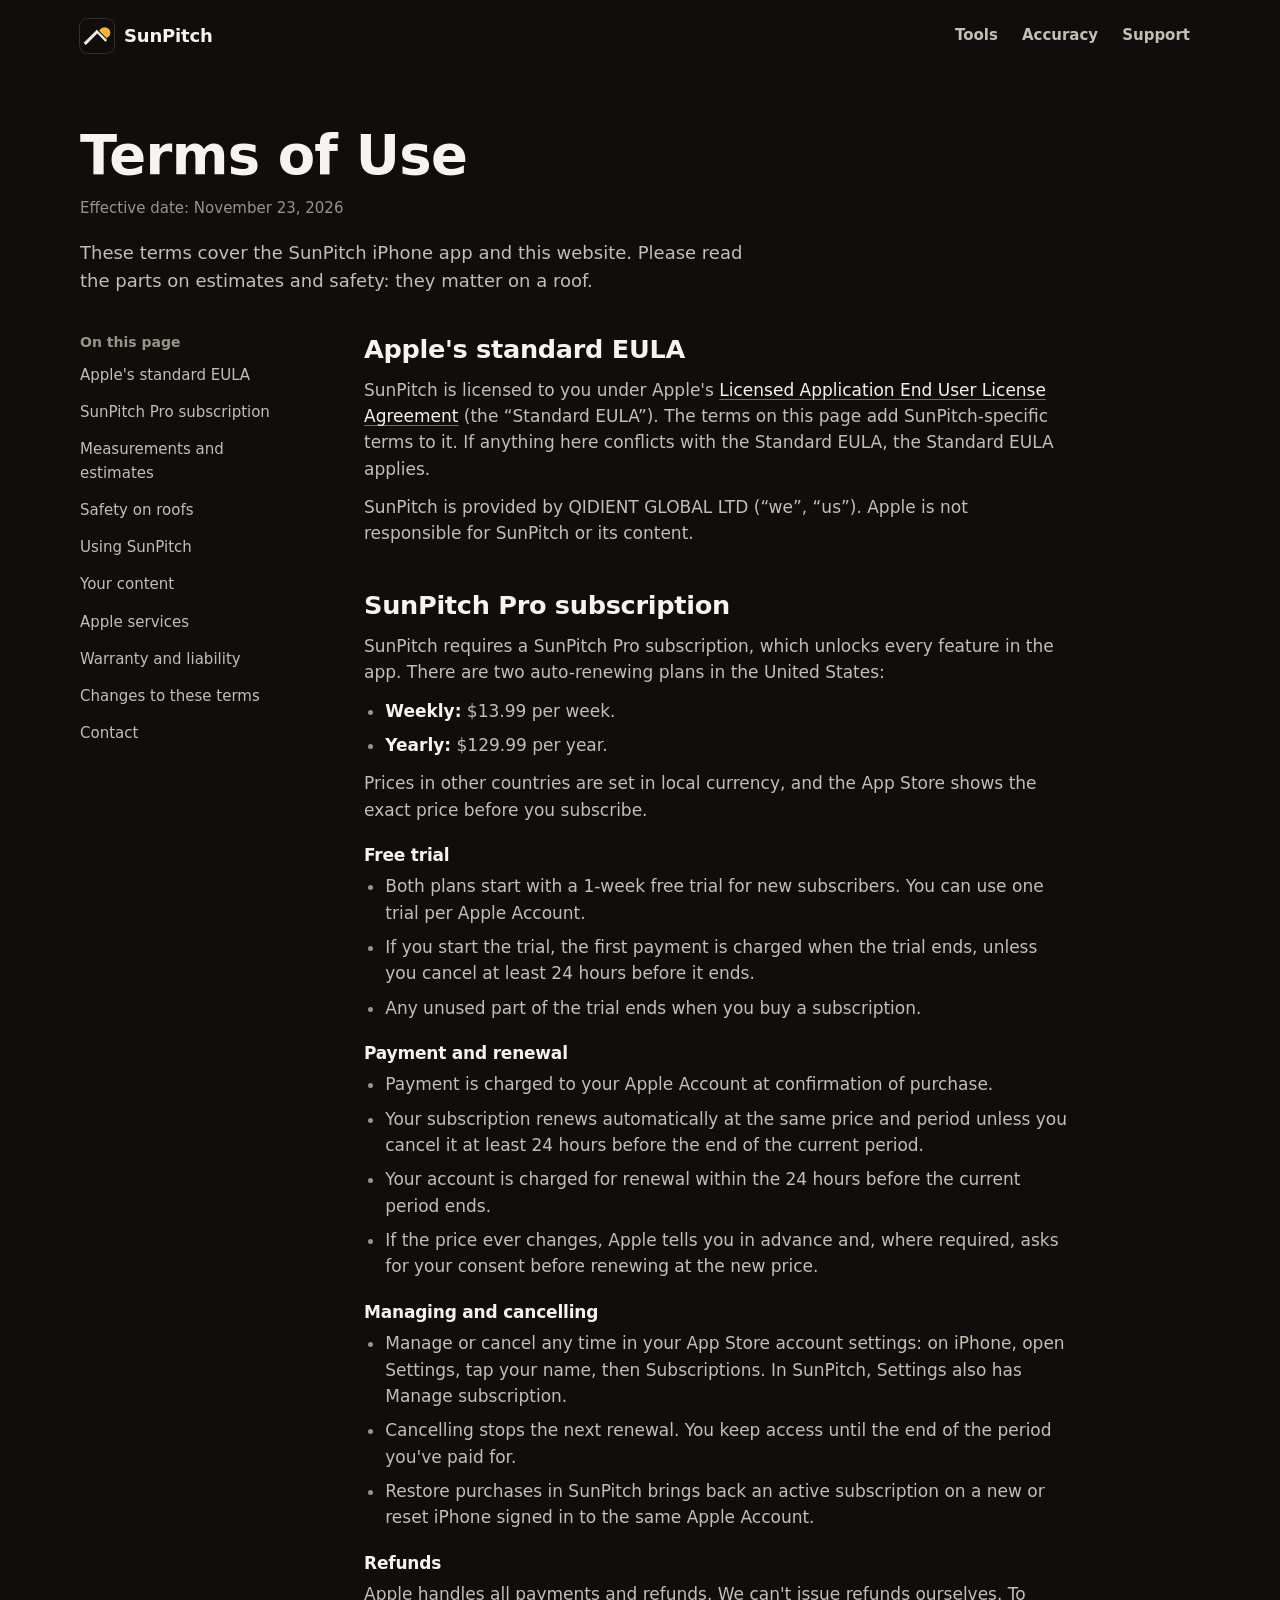
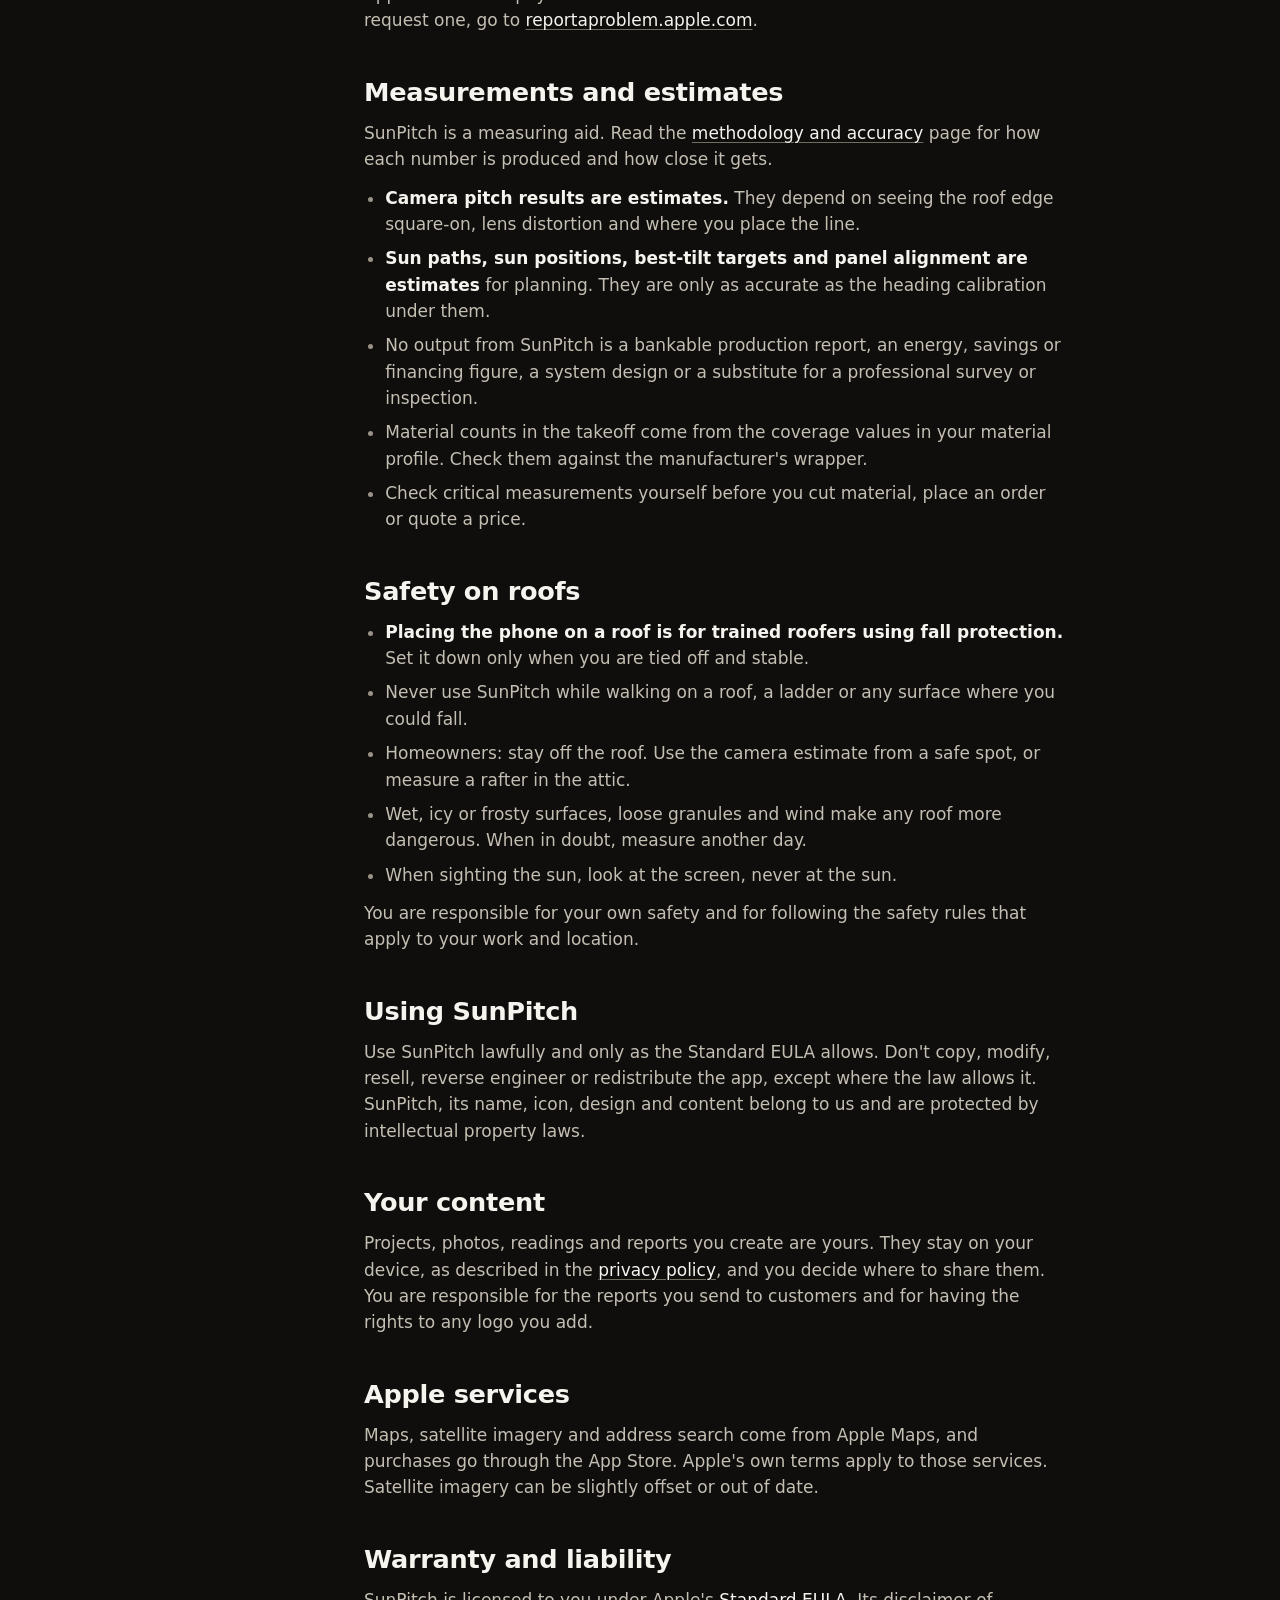
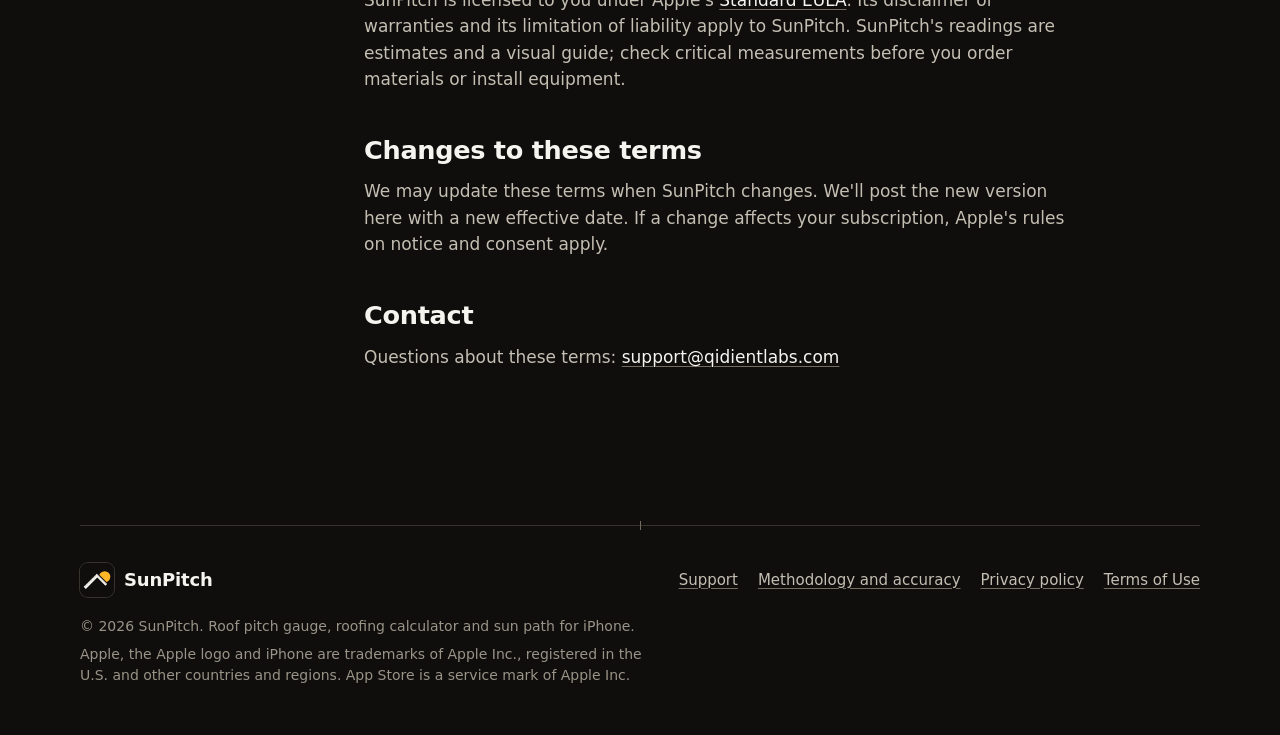
<file: terms.html>
<!doctype html>
<html lang="en">
<head>
<meta charset="utf-8">
<meta name="viewport" content="width=device-width, initial-scale=1, viewport-fit=cover">
<title>Terms of Use · SunPitch</title>
<meta name="description" content="Terms of Use for SunPitch: Apple's standard EULA, SunPitch Pro subscription terms, measurement estimates and on-roof safety.">
<meta name="theme-color" content="#0F0E0C">
<meta name="color-scheme" content="dark">
<link rel="icon" href="favicon.svg" type="image/svg+xml">
<link rel="apple-touch-icon" href="apple-touch-icon.png">
<link rel="stylesheet" href="style.css">
</head>
<body>
<a class="skip-link" href="#main">Skip to content</a>

<div class="wrap">
  <header class="site-head">
    <a class="brand" href="index.html" aria-label="SunPitch home">
      <img src="icon.svg" alt="" width="34" height="34">
      <span>SunPitch</span>
    </a>
    <nav class="site-nav" aria-label="Main">
      <a class="nav-extra" href="index.html#tools">Tools</a>
      <a class="nav-wide" href="methodology.html">Accuracy</a>
      <a href="support.html">Support</a>
    </nav>
  </header>
</div>

<main id="main" class="doc">
  <div class="wrap">
    <div class="doc-head">
      <h1>Terms of Use</h1>
      <p class="doc-meta">Effective date: November 23, 2026</p>
      <p class="doc-intro">These terms cover the SunPitch iPhone app and this website. Please read the parts on estimates and safety: they matter on a roof.</p>
    </div>

    <div class="doc-body">
      <nav class="toc" aria-labelledby="toc-title">
        <h2 id="toc-title">On this page</h2>
        <ol>
          <li><a href="#eula">Apple's standard EULA</a></li>
          <li><a href="#subscription">SunPitch Pro subscription</a></li>
          <li><a href="#estimates">Measurements and estimates</a></li>
          <li><a href="#safety">Safety on roofs</a></li>
          <li><a href="#use">Using SunPitch</a></li>
          <li><a href="#content">Your content</a></li>
          <li><a href="#third">Apple services</a></li>
          <li><a href="#liability">Warranty and liability</a></li>
          <li><a href="#changes">Changes to these terms</a></li>
          <li><a href="#contact">Contact</a></li>
        </ol>
      </nav>

      <div class="prose">
        <section id="eula" aria-labelledby="eula-title">
          <h2 id="eula-title">Apple's standard EULA</h2>
          <p>SunPitch is licensed to you under Apple's <a href="https://www.apple.com/legal/internet-services/itunes/dev/stdeula/">Licensed Application End User License Agreement</a> (the “Standard EULA”). The terms on this page add SunPitch-specific terms to it. If anything here conflicts with the Standard EULA, the Standard EULA applies.</p>
          <p>SunPitch is provided by QIDIENT GLOBAL LTD<!-- OWNER: must match the seller name on the App Store page --> (“we”, “us”). Apple is not responsible for SunPitch or its content.</p>
        </section>

        <section id="subscription" aria-labelledby="subscription-title">
          <h2 id="subscription-title">SunPitch Pro subscription</h2>
          <p>SunPitch requires a SunPitch Pro subscription, which unlocks every feature in the app. There are two auto-renewing plans in the United States:</p>
          <ul>
            <li><strong>Weekly:</strong> $13.99 per week.</li>
            <li><strong>Yearly:</strong> $129.99 per year.</li>
          </ul>
          <p>Prices in other countries are set in local currency, and the App Store shows the exact price before you subscribe.</p>
          <h3>Free trial</h3>
          <ul>
            <li>Both plans start with a 1-week free trial for new subscribers. You can use one trial per Apple Account.</li>
            <li>If you start the trial, the first payment is charged when the trial ends, unless you cancel at least 24 hours before it ends.</li>
            <li>Any unused part of the trial ends when you buy a subscription.</li>
          </ul>
          <h3>Payment and renewal</h3>
          <ul>
            <li>Payment is charged to your Apple Account at confirmation of purchase.</li>
            <li>Your subscription renews automatically at the same price and period unless you cancel it at least 24 hours before the end of the current period.</li>
            <li>Your account is charged for renewal within the 24 hours before the current period ends.</li>
            <li>If the price ever changes, Apple tells you in advance and, where required, asks for your consent before renewing at the new price.</li>
          </ul>
          <h3>Managing and cancelling</h3>
          <ul>
            <li>Manage or cancel any time in your App Store account settings: on iPhone, open Settings, tap your name, then Subscriptions. In SunPitch, Settings also has Manage subscription.</li>
            <li>Cancelling stops the next renewal. You keep access until the end of the period you've paid for.</li>
            <li>Restore purchases in SunPitch brings back an active subscription on a new or reset iPhone signed in to the same Apple Account.</li>
          </ul>
          <h3>Refunds</h3>
          <p>Apple handles all payments and refunds. We can't issue refunds ourselves. To request one, go to <a href="https://reportaproblem.apple.com">reportaproblem.apple.com</a>.</p>
        </section>

        <section id="estimates" aria-labelledby="estimates-title">
          <h2 id="estimates-title">Measurements and estimates</h2>
          <p>SunPitch is a measuring aid. Read the <a href="methodology.html">methodology and accuracy</a> page for how each number is produced and how close it gets.</p>
          <ul>
            <li><strong>Camera pitch results are estimates.</strong> They depend on seeing the roof edge square-on, lens distortion and where you place the line.</li>
            <li><strong>Sun paths, sun positions, best-tilt targets and panel alignment are estimates</strong> for planning. They are only as accurate as the heading calibration under them.</li>
            <li>No output from SunPitch is a bankable production report, an energy, savings or financing figure, a system design or a substitute for a professional survey or inspection.</li>
            <li>Material counts in the takeoff come from the coverage values in your material profile. Check them against the manufacturer's wrapper.</li>
            <li>Check critical measurements yourself before you cut material, place an order or quote a price.</li>
          </ul>
        </section>

        <section id="safety" aria-labelledby="safety-title">
          <h2 id="safety-title">Safety on roofs</h2>
          <ul>
            <li><strong>Placing the phone on a roof is for trained roofers using fall protection.</strong> Set it down only when you are tied off and stable.</li>
            <li>Never use SunPitch while walking on a roof, a ladder or any surface where you could fall.</li>
            <li>Homeowners: stay off the roof. Use the camera estimate from a safe spot, or measure a rafter in the attic.</li>
            <li>Wet, icy or frosty surfaces, loose granules and wind make any roof more dangerous. When in doubt, measure another day.</li>
            <li>When sighting the sun, look at the screen, never at the sun.</li>
          </ul>
          <p>You are responsible for your own safety and for following the safety rules that apply to your work and location.</p>
        </section>

        <section id="use" aria-labelledby="use-title">
          <h2 id="use-title">Using SunPitch</h2>
          <p>Use SunPitch lawfully and only as the Standard EULA allows. Don't copy, modify, resell, reverse engineer or redistribute the app, except where the law allows it. SunPitch, its name, icon, design and content belong to us and are protected by intellectual property laws.</p>
        </section>

        <section id="content" aria-labelledby="content-title">
          <h2 id="content-title">Your content</h2>
          <p>Projects, photos, readings and reports you create are yours. They stay on your device, as described in the <a href="privacy.html">privacy policy</a>, and you decide where to share them. You are responsible for the reports you send to customers and for having the rights to any logo you add.</p>
        </section>

        <section id="third" aria-labelledby="third-title">
          <h2 id="third-title">Apple services</h2>
          <p>Maps, satellite imagery and address search come from Apple Maps, and purchases go through the App Store. Apple's own terms apply to those services. Satellite imagery can be slightly offset or out of date.</p>
        </section>

        <section id="liability" aria-labelledby="liability-title">
          <h2 id="liability-title">Warranty and liability</h2>
          <!-- OWNER: a lawyer may replace this section with your own warranty disclaimer, limitation of liability, governing law and dispute terms. -->
          <p>SunPitch is licensed to you under Apple's <a href="https://www.apple.com/legal/internet-services/itunes/dev/stdeula/">Standard EULA</a>. Its disclaimer of warranties and its limitation of liability apply to SunPitch. SunPitch's readings are estimates and a visual guide; check critical measurements before you order materials or install equipment.</p>
        </section>

        <section id="changes" aria-labelledby="changes-title">
          <h2 id="changes-title">Changes to these terms</h2>
          <p>We may update these terms when SunPitch changes. We'll post the new version here with a new effective date. If a change affects your subscription, Apple's rules on notice and consent apply.</p>
        </section>

        <section id="contact" aria-labelledby="contact-title">
          <h2 id="contact-title">Contact</h2>
          <p>Questions about these terms: <a href="mailto:support@qidientlabs.com">support@qidientlabs.com</a></p>
        </section>
      </div>
    </div>
  </div>
</main>

<footer class="site-foot">
  <div class="wrap">
    <hr class="horizon">
    <div class="foot-grid">
      <div class="foot-legal">
        <a class="brand" href="index.html" aria-label="SunPitch home"><img src="icon.svg" alt="" width="34" height="34"><span>SunPitch</span></a>
        <p>© 2026 SunPitch. Roof pitch gauge, roofing calculator and sun path for iPhone.</p>
        <p>Apple, the Apple logo and iPhone are trademarks of Apple Inc., registered in the U.S. and other countries and regions. App Store is a service mark of Apple Inc.</p>
      </div>
      <nav aria-label="Footer">
        <ul class="foot-links">
          <li><a href="support.html">Support</a></li>
          <li><a href="methodology.html">Methodology and accuracy</a></li>
          <li><a href="privacy.html">Privacy policy</a></li>
          <li><a href="terms.html" aria-current="page">Terms of Use</a></li>
        </ul>
      </nav>
    </div>
  </div>
</footer>
</body>
</html>
</file>
<file: style.css>
/* SunPitch public site. Design system: docs/design/DESIGN.md, dark palette.
   One stylesheet, no web fonts, no scripts. SF Pro is used through system-ui in three widths:
   Expanded for names and actions, Condensed for numbers, Standard for prose. */

:root {
  color-scheme: dark;

  /* Named colours (DESIGN §3.1) */
  --asphalt: #0F0E0C;
  --slate-1: #1A1815;
  --slate-2: #211F1C;
  --slate-3: #2A2723;
  --chalk: #F6F4EF;
  --sungold: #FFB627;
  --level: #98F5BB;
  --flag: #FF8A3D;
  --ember: #FF7A5C;
  --frost: #C2E0FF;

  /* Roles (DESIGN §3.2). Every text role is at least 6:1 on the background. */
  --bg: var(--asphalt);
  --surface: var(--slate-1);
  --overlay: var(--slate-2);
  --fill: var(--slate-3);
  --hairline: #36322C;
  --border-strong: #736C61;
  --text-1: var(--chalk);          /* 17.55:1 */
  --text-2: #C4BEB3;               /* 10.44:1 */
  --text-3: #9A9388;               /* 6.34:1, metadata only */
  --accent: var(--sungold);
  --on-accent: #17130B;
  --accent-container: #3F3118;
  --positive-container: #2C372C;
  --warning-container: #3F2A1B;
  --focus: var(--sungold);

  /* Type: one family, three widths */
  --font: system-ui, -apple-system, "Segoe UI", Roboto, "Helvetica Neue", Arial, sans-serif;
  --wide: 125%;
  --narrow: 75%;

  /* Space (4 pt grid) */
  --gutter: 20px;
  --max: 1160px;
  --measure: 64ch;
  --section: clamp(64px, 9vw, 120px);

  /* Radii: the bigger the object, the rounder */
  --r-s: 10px;
  --r-m: 14px;
  --r-l: 18px;
  --r-xl: 24px;
  --r-xxl: 32px;
}

@media (prefers-contrast: more) {
  :root {
    --text-2: #DAD5CC;
    --text-3: #B5AEA3;
    --hairline: #4A453E;
    --border-strong: #8C8578;
  }
}

/* ---------- Base ---------- */

*,
*::before,
*::after { box-sizing: border-box; }

html {
  background: var(--bg);
  -webkit-text-size-adjust: 100%;
  text-size-adjust: 100%;
  scroll-padding-top: 24px;
}

body {
  margin: 0;
  background: var(--bg);
  color: var(--text-1);
  font-family: var(--font);
  font-size: 1.0625rem;          /* 17 px, the iOS body size */
  line-height: 1.55;
  -webkit-font-smoothing: antialiased;
  text-rendering: optimizeLegibility;
  overflow-x: hidden;
}

img,
svg { display: block; max-width: 100%; }

p,
ul,
ol,
dl,
figure { margin: 0; }

a {
  color: var(--text-1);
  text-decoration: underline;
  text-decoration-color: var(--border-strong);
  text-decoration-thickness: 1px;
  text-underline-offset: 0.18em;
}
a:hover { text-decoration-color: var(--accent); }

:focus-visible {
  outline: 2px solid var(--focus);
  outline-offset: 3px;
  border-radius: 4px;
}

h1,
h2,
h3 {
  margin: 0;
  font-stretch: var(--wide);
  font-weight: 700;
  letter-spacing: -0.012em;
  text-wrap: balance;
}

h1 { font-size: clamp(2.15rem, 1.05rem + 4.2vw, 4.1rem); line-height: 1.02; }
h2 { font-size: clamp(1.55rem, 1.1rem + 1.7vw, 2.35rem); line-height: 1.1; }
h3 { font-size: 1.25rem; line-height: 1.2; font-weight: 650; }

.num {
  font-stretch: var(--narrow);
  font-variant-numeric: tabular-nums;
}

.visually-hidden {
  position: absolute !important;
  width: 1px;
  height: 1px;
  margin: -1px;
  padding: 0;
  overflow: hidden;
  clip: rect(0 0 0 0);
  white-space: nowrap;
  border: 0;
}

.skip-link {
  position: absolute;
  left: 12px;
  top: -60px;
  z-index: 10;
  padding: 10px 16px;
  border-radius: var(--r-m);
  background: var(--accent);
  color: var(--on-accent);
  font-weight: 650;
  font-stretch: var(--wide);
  text-decoration: none;
}
.skip-link:focus { top: 12px; }

.wrap {
  width: 100%;
  max-width: var(--max);
  margin-inline: auto;
  padding-inline: var(--gutter);
}

/* ---------- Horizon rule (signature 3): a level's horizon with a centre tick ---------- */

.horizon {
  position: relative;
  height: 1px;
  margin: 0;
  border: 0;
  background: var(--hairline);
  overflow: visible;
}
.horizon::after {
  content: "";
  position: absolute;
  left: 50%;
  top: -4px;
  width: 1px;
  height: 9px;
  background: var(--border-strong);
}

/* ---------- Header ---------- */

.site-head {
  display: flex;
  align-items: center;
  justify-content: space-between;
  gap: 16px;
  min-height: 72px;
}

.brand {
  display: inline-flex;
  align-items: center;
  gap: 10px;
  min-height: 44px;
  color: var(--text-1);
  text-decoration: none;
  font-stretch: var(--wide);
  font-weight: 700;
  font-size: 1.125rem;
  letter-spacing: -0.01em;
}
.brand img { width: 34px; height: 34px; border-radius: 8px; box-shadow: 0 0 0 1px var(--hairline); }

.site-nav { display: flex; gap: 4px; }
.site-nav a {
  display: inline-flex;
  align-items: center;
  min-height: 44px;
  padding-inline: 10px;
  border-radius: var(--r-m);
  color: var(--text-2);
  text-decoration: none;
  font-stretch: var(--wide);
  font-weight: 600;
  font-size: 0.9375rem;
}
.site-nav a:hover { color: var(--text-1); background: var(--surface); }
.site-nav a[aria-current="page"] { color: var(--text-1); }
.site-nav .nav-extra { display: none; }

@media (min-width: 720px) {
  .site-nav .nav-extra { display: inline-flex; }
}

/* ---------- Hero ---------- */

.hero {
  display: grid;
  grid-template-columns: minmax(0, 1fr);
  gap: 40px;
  padding-block: clamp(28px, 6vw, 72px) clamp(56px, 7vw, 96px);
}

.hero h1 { max-width: 13ch; }

.lede {
  margin-top: 20px;
  max-width: 46ch;
  color: var(--text-2);
  font-size: clamp(1.0625rem, 1rem + 0.3vw, 1.1875rem);
}

.get {
  display: flex;
  flex-wrap: wrap;
  align-items: center;
  gap: 16px 20px;
  margin-top: 32px;
}

/* App Store badge. Replace the placeholder with Apple's official artwork (see README). */
.store-badge {
  display: inline-flex;
  align-items: center;
  justify-content: center;
  min-width: 160px;
  min-height: 54px;
  border-radius: 12px;
  text-decoration: none;
}
.store-badge.placeholder {
  flex-direction: column;
  gap: 2px;
  padding: 8px 16px;
  border: 1.5px solid var(--hairline);
  background: transparent;
  color: var(--text-1);
  font-size: 0.8125rem;
  line-height: 1.25;
  text-align: center;
}
.store-badge.placeholder strong { font-stretch: var(--wide); font-size: 0.9375rem; }
.store-badge.placeholder span { color: var(--text-2); }

.price-line {
  max-width: 30ch;
  color: var(--text-2);
  font-size: 0.9375rem;
  line-height: 1.45;
}
.price-line b { color: var(--text-1); font-weight: 600; }

@media (min-width: 960px) {
  .hero {
    grid-template-columns: minmax(0, 1.08fr) minmax(0, 0.92fr);
    align-items: center;
    gap: 56px;
  }
}

/* ---------- Instrument card: the Gauge, as the app draws it ---------- */

.instrument {
  position: relative;
  padding: 16px clamp(16px, 4vw, 24px) clamp(18px, 4vw, 24px);
  border: 1px solid var(--hairline);
  border-radius: var(--r-xxl);
  background: var(--surface);
}

.pills {
  display: flex;
  align-items: center;
  gap: 8px;
  flex-wrap: wrap;
}

.pill {
  display: inline-flex;
  align-items: center;
  gap: 6px;
  min-height: 30px;
  padding: 4px 12px;
  border-radius: 999px;
  font-stretch: var(--wide);
  font-weight: 600;
  font-size: 0.8125rem;
  line-height: 1;
  white-space: nowrap;
}
.pill svg { width: 13px; height: 13px; flex: none; }
.pill-held { background: var(--accent-container); color: var(--sungold); }
.pill-info { border: 1px solid var(--hairline); color: var(--text-2); }
.pill-tol {
  margin-left: auto;
  border: 1px solid var(--hairline);
  color: var(--text-2);
  font-stretch: var(--narrow);
  font-variant-numeric: tabular-nums;
  font-size: 0.9375rem;
}
.pill-estimate {
  border: 1.5px dashed var(--text-2);
  color: var(--text-2);
}
.pill-live { background: var(--positive-container); color: var(--level); }
.pill-live::before {
  content: "";
  width: 7px;
  height: 7px;
  border-radius: 50%;
  background: var(--level);
}

.reading {
  display: flex;
  align-items: flex-end;
  justify-content: space-between;
  gap: 12px;
  margin-top: 18px;
}

.readout {
  font-stretch: var(--narrow);
  font-variant-numeric: tabular-nums;
  font-weight: 700;
  font-size: clamp(6.25rem, 4.6rem + 7vw, 9.5rem);
  line-height: 0.8;
  letter-spacing: -0.02em;
  white-space: nowrap;
}
.readout .v { color: var(--sungold); }
.readout .u { color: var(--text-2); font-size: 40%; letter-spacing: 0; }

.held-bar {
  width: 9.5rem;
  max-width: 48%;
  height: 6px;
  margin-top: 14px;
  border-radius: 3px;
  background: var(--sungold);
  transform-origin: left center;
}

.reading-side {
  display: grid;
  justify-items: end;
  gap: 2px;
  padding-bottom: 4px;
  font-stretch: var(--narrow);
  font-variant-numeric: tabular-nums;
  text-align: right;
  white-space: nowrap;
}
.reading-side .deg { font-size: clamp(1.9rem, 1.5rem + 1.4vw, 2.5rem); font-weight: 700; line-height: 1.05; }
.reading-side .pct { font-size: 1.5rem; font-weight: 650; color: var(--text-2); line-height: 1.1; }
.reading-side .exact { font-size: 1.0625rem; color: var(--text-3); }

.dial-row {
  display: grid;
  grid-template-columns: minmax(0, 1fr);
  gap: 14px;
  margin-top: 18px;
}
.dial { width: 100%; max-width: 300px; height: auto; }

.tiles {
  display: grid;
  grid-template-columns: 1fr 1fr;
  gap: 10px;
  align-content: end;
}
.tile {
  padding: 12px 14px 14px;
  border-radius: var(--r-l);
  background: var(--fill);
}
.tile-label {
  display: block;
  color: var(--text-2);
  font-stretch: var(--wide);
  font-weight: 600;
  font-size: 0.8125rem;
  line-height: 1.3;
}
.tile-value {
  display: block;
  margin-top: 4px;
  font-stretch: var(--narrow);
  font-variant-numeric: tabular-nums;
  font-weight: 650;
  font-size: 1.875rem;
  line-height: 1;
}

@media (min-width: 420px) {
  .dial-row { grid-template-columns: minmax(0, 1.35fr) minmax(0, 1fr); align-items: end; }
  .tiles { grid-template-columns: 1fr; }
}

.instrument figcaption {
  margin-top: 16px;
  color: var(--text-3);
  font-size: 0.8125rem;
}

/* Dial (the Quadrant) */
.q-tM { stroke: #C4BEB3; stroke-width: 2.4; stroke-linecap: round; }
.q-tm5 { stroke: #C4BEB3; stroke-width: 1.4; }
.q-tm { stroke: #6B655B; stroke-width: 1; }
.q-rise { stroke: #9A9388; stroke-width: 1.4; }
.q-rarc { fill: none; stroke: #6B655B; stroke-width: 1; }
.q-lab text { fill: #C4BEB3; font: 600 13px var(--font); font-stretch: var(--narrow); }
.q-rlab text { fill: #9A9388; font: 600 12px var(--font); font-stretch: var(--narrow); }
.q-frame { fill: none; stroke: #736C61; stroke-width: 1.5; }
.q-wedge { fill: none; stroke: var(--sungold); stroke-width: 226; stroke-dasharray: 52.54 720; }
.q-needle line { stroke: var(--sungold); stroke-width: 3; stroke-linecap: round; }
.q-needle circle { fill: var(--sungold); }
.q-needle { transform-box: view-box; transform-origin: 22px 278px; }
.q-pivot { fill: var(--chalk); }
.q-pivot-in { fill: var(--asphalt); }

/* One orchestrated moment: the needle settles, then the reading locks gold. */
@media (prefers-reduced-motion: no-preference) {
  .q-needle { animation: needle 1.25s cubic-bezier(0.25, 0.85, 0.3, 1.12) 0.25s both; }
  .q-wedge { animation: wedge 1.25s cubic-bezier(0.25, 0.85, 0.3, 1.12) 0.25s both; }
  .readout .v { animation: lock 0.35s ease-out 1.5s both; }
  .held-bar { animation: bar 0.4s cubic-bezier(0.2, 0.8, 0.2, 1) 1.55s both; }
  .pill-held { animation: fadein 0.3s ease-out 1.5s both; }
}
@keyframes needle { from { transform: rotate(26.64deg); } to { transform: rotate(0deg); } }
@keyframes wedge { from { stroke-dasharray: 0 720; } to { stroke-dasharray: 52.54 720; } }
@keyframes lock { from { color: var(--chalk); } to { color: var(--sungold); } }
@keyframes bar { from { transform: scaleX(0); } to { transform: scaleX(1); } }
@keyframes fadein { from { opacity: 0; } to { opacity: 1; } }

/* ---------- Sections ---------- */

.section { padding-block: var(--section); }
.section.flush-top { padding-top: 0; }
.section-head { max-width: 40rem; }
.section-head p {
  margin-top: 16px;
  color: var(--text-2);
  max-width: 52ch;
}

/* ---------- Spec rows: every tool leads with the number it gives you ---------- */

.specs {
  margin-top: clamp(40px, 6vw, 64px);
  border-top: 1px solid var(--hairline);
}

.spec {
  display: grid;
  grid-template-columns: minmax(0, 1fr);
  gap: 14px;
  padding-block: 32px;
  border-bottom: 1px solid var(--hairline);
}

.spec-fig {
  font-stretch: var(--narrow);
  font-variant-numeric: tabular-nums;
  line-height: 1;
}
.spec-fig .big {
  display: block;
  font-weight: 700;
  font-size: clamp(3.25rem, 2.4rem + 3.6vw, 5.25rem);
  letter-spacing: -0.015em;
  white-space: nowrap;
}
.spec-fig .big small { font-size: 42%; color: var(--text-2); letter-spacing: 0; }
.spec-fig .sub {
  display: block;
  margin-top: 10px;
  color: var(--text-2);
  font-size: 1.1875rem;
  font-weight: 600;
}
.spec-fig .pill { margin-top: 14px; font-stretch: var(--wide); }

/* Every estimate looks like one: ≈, a lighter numeral and a dashed outline */
.spec-fig.estimate .big { font-weight: 500; color: var(--text-1); }
.spec-fig.estimate .approx { color: var(--text-2); font-size: 62%; margin-right: 0.08em; }

.spec-body h3 { margin-bottom: 10px; }
.spec-body p { color: var(--text-2); max-width: var(--measure); }
.spec-body p + p,
.spec-body .ticks + p { margin-top: 12px; }

.ticks {
  display: grid;
  gap: 6px;
  margin-top: 14px;
  padding: 0;
  list-style: none;
  color: var(--text-2);
  max-width: var(--measure);
}
.ticks li {
  position: relative;
  padding-left: 22px;
}
.ticks li::before {
  content: "";
  position: absolute;
  left: 2px;
  top: 0.78em;
  width: 10px;
  height: 1.5px;
  background: var(--border-strong);
}

@media (min-width: 760px) {
  .spec {
    grid-template-columns: minmax(0, 5fr) minmax(0, 7fr);
    gap: 40px;
    padding-block: 44px;
  }
}

/* ---------- Sun band ---------- */

.sun-band {
  display: grid;
  gap: 28px;
  padding-block: 44px;
  border-bottom: 1px solid var(--hairline);
}

.sky {
  position: relative;
  overflow: hidden;
  border: 1px solid var(--hairline);
  border-radius: var(--r-xl);
  background: #14130F;
}
.sky-fig { margin-top: 24px; }
.sky svg { width: 100%; height: auto; }
.hour-lab { font-family: var(--font); font-stretch: var(--narrow); }
.sky-hud {
  position: absolute;
  inset: 12px 12px auto 12px;
  display: flex;
  flex-wrap: wrap;
  justify-content: space-between;
  gap: 8px;
}
.sky-hud .pill { background: rgba(15, 14, 12, 0.78); }
.sky-hud .pill-live { background: rgba(44, 55, 44, 0.92); }

.legend {
  display: flex;
  flex-wrap: wrap;
  gap: 8px 20px;
  margin-top: 16px;
  padding: 0;
  list-style: none;
  color: var(--text-2);
  font-size: 0.9375rem;
}
.legend li { display: inline-flex; align-items: center; gap: 8px; }
.legend svg { width: 26px; height: 8px; flex: none; }
.sky-note { margin-top: 10px; color: var(--text-3); font-size: 0.875rem; }

@media (min-width: 960px) {
  .sun-band {
    grid-template-columns: minmax(0, 5fr) minmax(0, 7fr);
    gap: 40px;
    align-items: start;
    padding-block: 52px;
  }
}

/* ---------- Accuracy table ---------- */

.acc {
  width: 100%;
  margin-top: 32px;
  border-collapse: collapse;
}
.acc th,
.acc td {
  padding: 14px 0;
  border-bottom: 1px solid var(--hairline);
  text-align: left;
  vertical-align: baseline;
}
.acc thead th {
  padding-top: 0;
  color: var(--text-3);
  font-stretch: var(--wide);
  font-weight: 600;
  font-size: 0.8125rem;
}
.acc tbody th { font-weight: 400; color: var(--text-1); padding-right: 16px; }
.acc td {
  text-align: right;
  white-space: nowrap;
  font-stretch: var(--narrow);
  font-variant-numeric: tabular-nums;
  font-weight: 650;
  font-size: 1.375rem;
}
.acc td.wait { font-weight: 500; font-size: 1.0625rem; color: var(--text-2); white-space: normal; }
.acc thead th:last-child { text-align: right; }

.two-col {
  display: grid;
  grid-template-columns: minmax(0, 1fr);
  gap: 32px;
}
@media (min-width: 900px) {
  .two-col { grid-template-columns: minmax(0, 5fr) minmax(0, 7fr); gap: 40px; }
  .two-col .acc { margin-top: 0; }
}

.more {
  display: inline-flex;
  align-items: center;
  min-height: 44px;
  margin-top: 20px;
  font-stretch: var(--wide);
  font-weight: 600;
  font-size: 0.9375rem;
}

/* ---------- Safety ---------- */

.safety {
  display: grid;
  gap: 18px;
  padding: clamp(22px, 4vw, 36px);
  border: 1.5px solid var(--border-strong);
  border-radius: var(--r-xl);
}
.safety-mark {
  display: grid;
  place-items: center;
  width: 48px;
  height: 48px;
  border-radius: var(--r-m);
  background: var(--fill);
}
.safety-mark svg { width: 24px; height: 24px; }
.safety p { color: var(--text-2); max-width: var(--measure); }
.safety h2 + p { margin-top: 14px; }
.safety p strong { color: var(--text-1); font-weight: 600; }
.safety p + p { margin-top: 10px; }
@media (min-width: 760px) {
  .safety { grid-template-columns: 48px minmax(0, 1fr); gap: 24px; }
}

/* ---------- Plans ---------- */

.plans {
  display: grid;
  gap: 16px;
  margin-top: 32px;
}
.plan {
  display: grid;
  gap: 6px;
  padding: 22px 22px 24px;
  border: 1px solid var(--hairline);
  border-radius: var(--r-xl);
  background: var(--surface);
}
.plan-name {
  font-stretch: var(--wide);
  font-weight: 650;
  font-size: 1.0625rem;
}
.plan-price {
  font-stretch: var(--narrow);
  font-variant-numeric: tabular-nums;
  font-weight: 700;
  font-size: clamp(3rem, 2.4rem + 2.4vw, 4rem);
  line-height: 1;
}
.plan-price small { color: var(--text-2); font-size: 38%; font-weight: 600; letter-spacing: 0; }
.plan-trial { color: var(--text-2); }
@media (min-width: 640px) {
  .plans { grid-template-columns: 1fr 1fr; }
}

.fine {
  display: grid;
  gap: 8px;
  margin-top: 24px;
  padding: 0;
  list-style: none;
  color: var(--text-2);
  font-size: 0.9375rem;
  max-width: 72ch;
}

/* ---------- Footer ---------- */

.site-foot {
  margin-top: 0;
  padding-block: 40px 48px;
  color: var(--text-3);
  font-size: 0.875rem;
}
.foot-grid {
  display: grid;
  gap: 24px;
  margin-top: 32px;
}
.foot-links {
  display: flex;
  flex-wrap: wrap;
  gap: 4px 20px;
  padding: 0;
  list-style: none;
}
.foot-links a {
  display: inline-flex;
  align-items: center;
  min-height: 44px;
  color: var(--text-2);
  font-size: 0.9375rem;
}
.foot-legal .brand + p { margin-top: 12px; }
.foot-legal p + p { margin-top: 6px; }
@media (min-width: 760px) {
  .foot-grid { grid-template-columns: 1fr auto; align-items: start; }
}

/* ---------- Long-form pages (privacy, terms, support, methodology) ---------- */

.doc {
  padding-block: clamp(24px, 5vw, 56px) var(--section);
}
.doc-head { max-width: 46rem; }
.doc-head h1 { font-size: clamp(2.1rem, 1.3rem + 3vw, 3.4rem); }
.doc-meta {
  margin-top: 14px;
  color: var(--text-3);
  font-size: 0.9375rem;
}
.doc-intro {
  margin-top: 18px;
  color: var(--text-2);
  font-size: 1.125rem;
  max-width: 58ch;
}

.doc-body {
  display: grid;
  grid-template-columns: minmax(0, 1fr);
  gap: 40px;
  margin-top: 40px;
}

.toc {
  align-self: start;
  font-size: 0.9375rem;
}
.toc h2 {
  font-size: 0.875rem;
  color: var(--text-3);
  letter-spacing: 0;
}
.toc ol {
  display: grid;
  gap: 2px;
  margin-top: 8px;
  padding: 0;
  list-style: none;
}
.toc a {
  display: block;
  padding-block: 6px;
  color: var(--text-2);
  text-decoration: none;
}
.toc a:hover { color: var(--text-1); }

@media (min-width: 1000px) {
  .doc-body { grid-template-columns: 220px minmax(0, 1fr); gap: 64px; }
  .toc { position: sticky; top: 24px; }
}
@media (max-width: 999px) {
  .toc { display: none; }
}

.prose { max-width: 44rem; }
.prose > section + section { margin-top: 44px; }
.prose h2 { font-size: clamp(1.3rem, 1.1rem + 0.8vw, 1.6rem); margin-bottom: 14px; scroll-margin-top: 24px; }
.prose h3 { font-size: 1.0625rem; margin: 22px 0 8px; }
.prose p,
.prose li { color: var(--text-2); }
.prose p + p,
.prose p + ul,
.prose ul + p,
.prose p + ol,
.prose ol + p { margin-top: 12px; }
.prose ul,
.prose ol { padding-left: 1.25em; display: grid; gap: 8px; }
.prose li::marker { color: var(--text-3); }
.prose strong { color: var(--text-1); font-weight: 600; }

.summary {
  padding: 22px 24px 24px;
  border: 1px solid var(--hairline);
  border-radius: var(--r-xl);
  background: var(--surface);
}
.summary h2 { font-size: 1.125rem; margin-bottom: 12px; }
.summary ul { gap: 8px; }

.callout {
  margin-top: 16px;
  padding: 18px 20px;
  border-radius: var(--r-l);
  border: 1.5px dashed var(--flag);
  background: var(--warning-container);
}
.callout p { color: var(--text-1); }
.prose .callout + p { margin-top: 14px; }

.ph {
  padding: 1px 6px;
  border: 1px dashed var(--flag);
  border-radius: 6px;
  color: var(--flag);
  font-weight: 600;
  white-space: nowrap;
}

.note {
  padding: 18px 20px;
  border-radius: var(--r-l);
  background: var(--fill);
}
.note p { color: var(--text-1); }
.note p + p { color: var(--text-2); }

/* FAQ */
.faq-group + .faq-group { margin-top: 48px; }
.faq-group h2 { margin-bottom: 8px; }
.faq details { border-bottom: 1px solid var(--hairline); }
.faq summary {
  position: relative;
  display: block;
  padding: 18px 40px 18px 0;
  cursor: pointer;
  list-style: none;
  font-weight: 600;
  font-size: 1.0625rem;
  line-height: 1.35;
}
.faq summary::-webkit-details-marker { display: none; }
.faq summary::after {
  content: "";
  position: absolute;
  right: 6px;
  top: 50%;
  width: 14px;
  height: 14px;
  margin-top: -7px;
  background:
    linear-gradient(var(--text-2), var(--text-2)) center / 14px 2px no-repeat,
    linear-gradient(var(--text-2), var(--text-2)) center / 2px 14px no-repeat;
}
.faq details[open] summary::after {
  background: linear-gradient(var(--text-1), var(--text-1)) center / 14px 2px no-repeat;
}
.faq summary:hover { color: var(--text-1); }
.faq .answer { padding: 0 0 22px; }
.faq .answer p,
.faq .answer li { color: var(--text-2); }
.faq .answer p + p,
.faq .answer p + ol,
.faq .answer ol + p,
.faq .answer p + ul { margin-top: 10px; }
.faq .answer ol,
.faq .answer ul { padding-left: 1.25em; display: grid; gap: 6px; }

.contact-card {
  display: grid;
  gap: 10px;
  margin-top: 48px;
  padding: 24px;
  border: 1px solid var(--hairline);
  border-radius: var(--r-xl);
  background: var(--surface);
}
.contact-card p { color: var(--text-2); }

/* Methodology accuracy card */
.acc-card {
  margin-top: 8px;
  padding: 4px 20px;
  border: 1px solid var(--hairline);
  border-radius: var(--r-xl);
  background: var(--surface);
}
.acc-card .acc { margin-top: 0; }
.acc-card .acc tr:last-child th,
.acc-card .acc tr:last-child td { border-bottom: 0; }

/* 404 */
.lost {
  display: grid;
  gap: 18px;
  padding-block: clamp(48px, 10vw, 120px);
}
.lost .readout { font-size: clamp(6rem, 5rem + 6vw, 9rem); }
.lost .readout .v { color: var(--text-1); animation: none; }

/* Narrow phones (360–399 px) */
@media (max-width: 399px) {
  .site-nav .nav-wide { display: none; }
  .site-nav a { padding-inline: 8px; }
  .instrument { padding-inline: 14px; }
  .pills { gap: 6px; }
  .pill { padding-inline: 9px; font-size: 0.75rem; }
  .pill-tol { font-size: 0.875rem; }
}

/* Small screens: show the middle of the sky bigger and move the HUD chips above it */
@media (max-width: 559px) {
  .sky { display: flex; flex-direction: column; }
  .sky-hud { position: static; order: -1; padding: 12px 12px 4px; }
  .sky svg { width: 130%; max-width: none; margin-left: -15%; }
}

/* ---------- Print: Daylight ink on paper ---------- */

@media print {
  :root {
    --bg: #FFFFFF;
    --surface: #FFFFFF;
    --fill: #F3F3EF;
    --text-1: #0E0E0C;
    --text-2: #3B3934;
    --text-3: #5C5952;
    --hairline: #CDCCC5;
    --border-strong: #7A776F;
  }
  .site-head nav,
  .skip-link,
  .toc,
  .store-badge { display: none !important; }
  .faq details > .answer { display: block; }
  a { color: inherit; }
}
</file>
